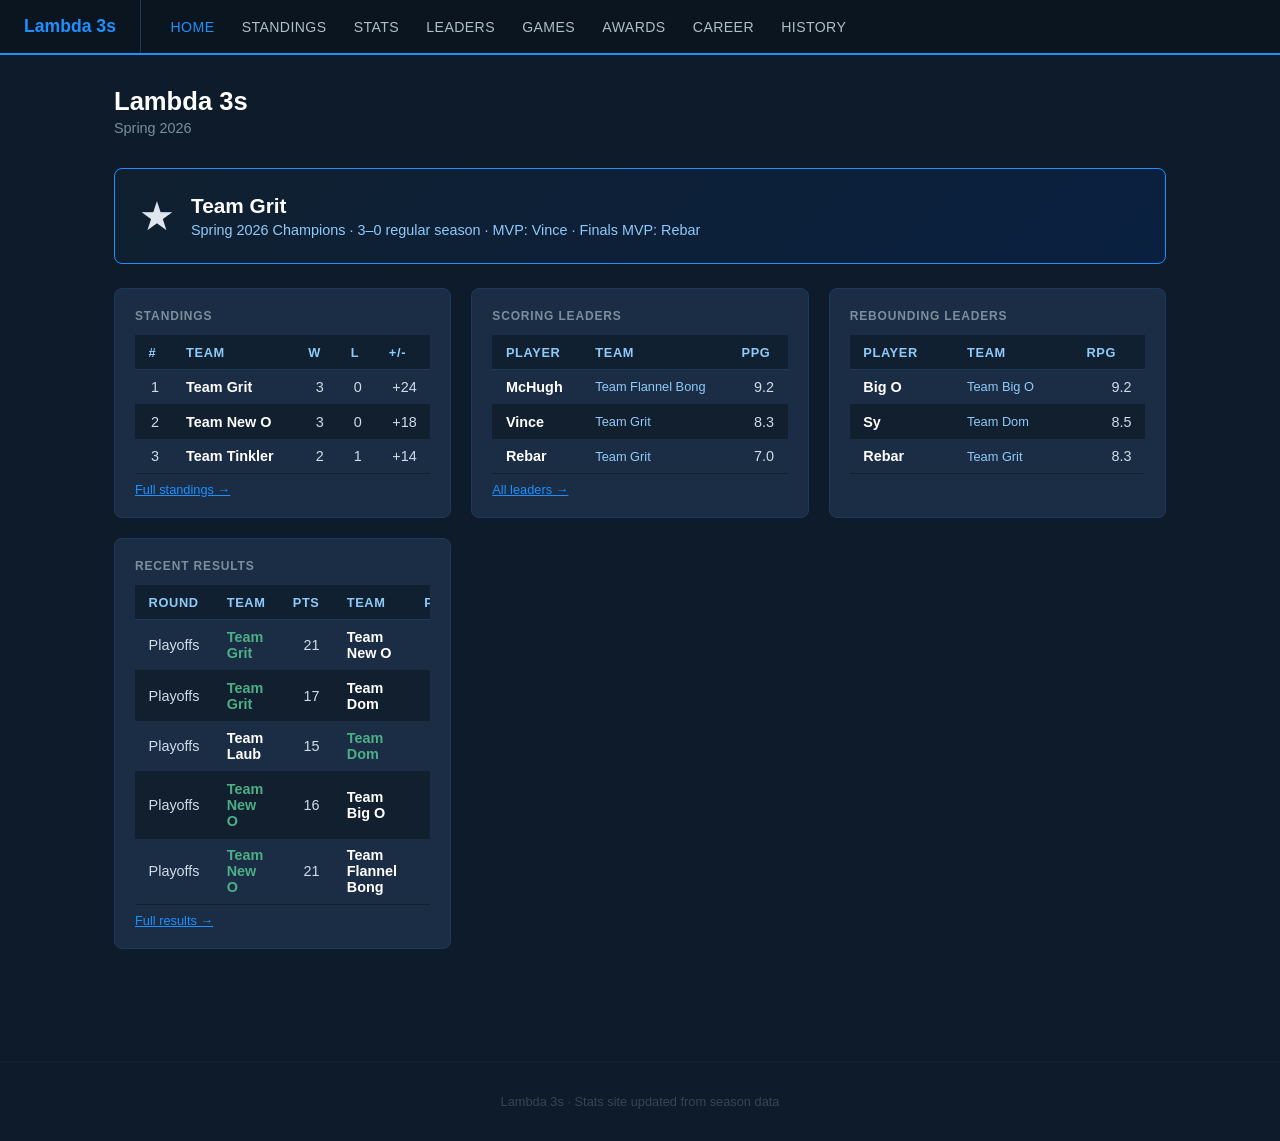
<file: docs/index.html>
<!DOCTYPE html>
<html lang="en">
<head>
  <meta charset="UTF-8">
  <meta name="viewport" content="width=device-width, initial-scale=1.0">
  <title>Spring 2026 — Lambda 3s</title>
  <link rel="stylesheet" href="assets/style.css">
</head>
<body>
<nav>
  <span class="league-name">Lambda 3s</span>
  <a href="index.html" class="active">Home</a>
  <a href="standings.html" class="">Standings</a>
  <a href="stats.html" class="">Stats</a>
  <a href="leaders.html" class="">Leaders</a>
  <a href="games.html" class="">Games</a>
  <a href="awards.html" class="">Awards</a>
  <a href="career.html" class="">Career</a>
  <a href="history.html" class="">History</a>
</nav>
<div class="page">

<h1>Lambda 3s</h1>
<p class="subtitle">Spring 2026</p>

<div class="champ-banner">
  <span class="trophy">&#9733;</span>
  <div class="champ-info">
    <h2>Team Grit</h2>
    <p>Spring 2026 Champions &middot; 3–0 regular season &middot; MVP: Vince &middot; Finals MVP: Rebar</p>
  </div>
</div>

<div class="hero-grid">
  <div class="hero-panel">
    <h3>Standings</h3>
    <div class="table-wrap"><table><thead><tr><th>#</th><th>Team</th><th>W</th><th>L</th><th>+/-</th></tr></thead><tbody><tr><td class="num">1</td><td class="highlight">Team Grit</td><td class="num">3</td><td class="num">0</td><td class="num">+24</td></tr><tr><td class="num">2</td><td class="highlight">Team New O</td><td class="num">3</td><td class="num">0</td><td class="num">+18</td></tr><tr><td class="num">3</td><td class="highlight">Team Tinkler</td><td class="num">2</td><td class="num">1</td><td class="num">+14</td></tr></tbody></table></div>
    <p style="margin-top:.5rem;font-size:.8rem"><a href="standings.html" style="color:#1e90ff">Full standings &rarr;</a></p>
  </div>
  <div class="hero-panel">
    <h3>Scoring Leaders</h3>
    <div class="table-wrap"><table><thead><tr><th>Player</th><th>Team</th><th>PPG</th></tr></thead><tbody><tr><td class="highlight">McHugh</td><td class="team-tag">Team Flannel Bong</td><td class="num">9.2</td></tr><tr><td class="highlight">Vince</td><td class="team-tag">Team Grit</td><td class="num">8.3</td></tr><tr><td class="highlight">Rebar</td><td class="team-tag">Team Grit</td><td class="num">7.0</td></tr></tbody></table></div>
    <p style="margin-top:.5rem;font-size:.8rem"><a href="leaders.html" style="color:#1e90ff">All leaders &rarr;</a></p>
  </div>
  <div class="hero-panel">
    <h3>Rebounding Leaders</h3>
    <div class="table-wrap"><table><thead><tr><th>Player</th><th>Team</th><th>RPG</th></tr></thead><tbody><tr><td class="highlight">Big O</td><td class="team-tag">Team Big O</td><td class="num">9.2</td></tr><tr><td class="highlight">Sy</td><td class="team-tag">Team Dom</td><td class="num">8.5</td></tr><tr><td class="highlight">Rebar</td><td class="team-tag">Team Grit</td><td class="num">8.3</td></tr></tbody></table></div>
  </div>
  <div class="hero-panel">
    <h3>Recent Results</h3>
    <div class="table-wrap"><table><thead><tr><th>Round</th><th>Team</th><th>Pts</th><th>Team</th><th>Pts</th></tr></thead><tbody><tr><td>Playoffs</td><td class="winner">Team Grit</td><td class="num">21</td><td class="highlight">Team New O</td><td class="num">14</td></tr><tr><td>Playoffs</td><td class="winner">Team Grit</td><td class="num">17</td><td class="highlight">Team Dom</td><td class="num">15</td></tr><tr><td>Playoffs</td><td class="highlight">Team Laub</td><td class="num">15</td><td class="winner">Team Dom</td><td class="num">21</td></tr><tr><td>Playoffs</td><td class="winner">Team New O</td><td class="num">16</td><td class="highlight">Team Big O</td><td class="num">12</td></tr><tr><td>Playoffs</td><td class="winner">Team New O</td><td class="num">21</td><td class="highlight">Team Flannel Bong</td><td class="num">17</td></tr></tbody></table></div>
    <p style="margin-top:.5rem;font-size:.8rem"><a href="games.html" style="color:#1e90ff">Full results &rarr;</a></p>
  </div>
</div>
</div>
<footer>Lambda 3s &middot; Stats site updated from season data</footer>
<script src="assets/sort.js?v=3"></script>
</body>
</html>
</file>
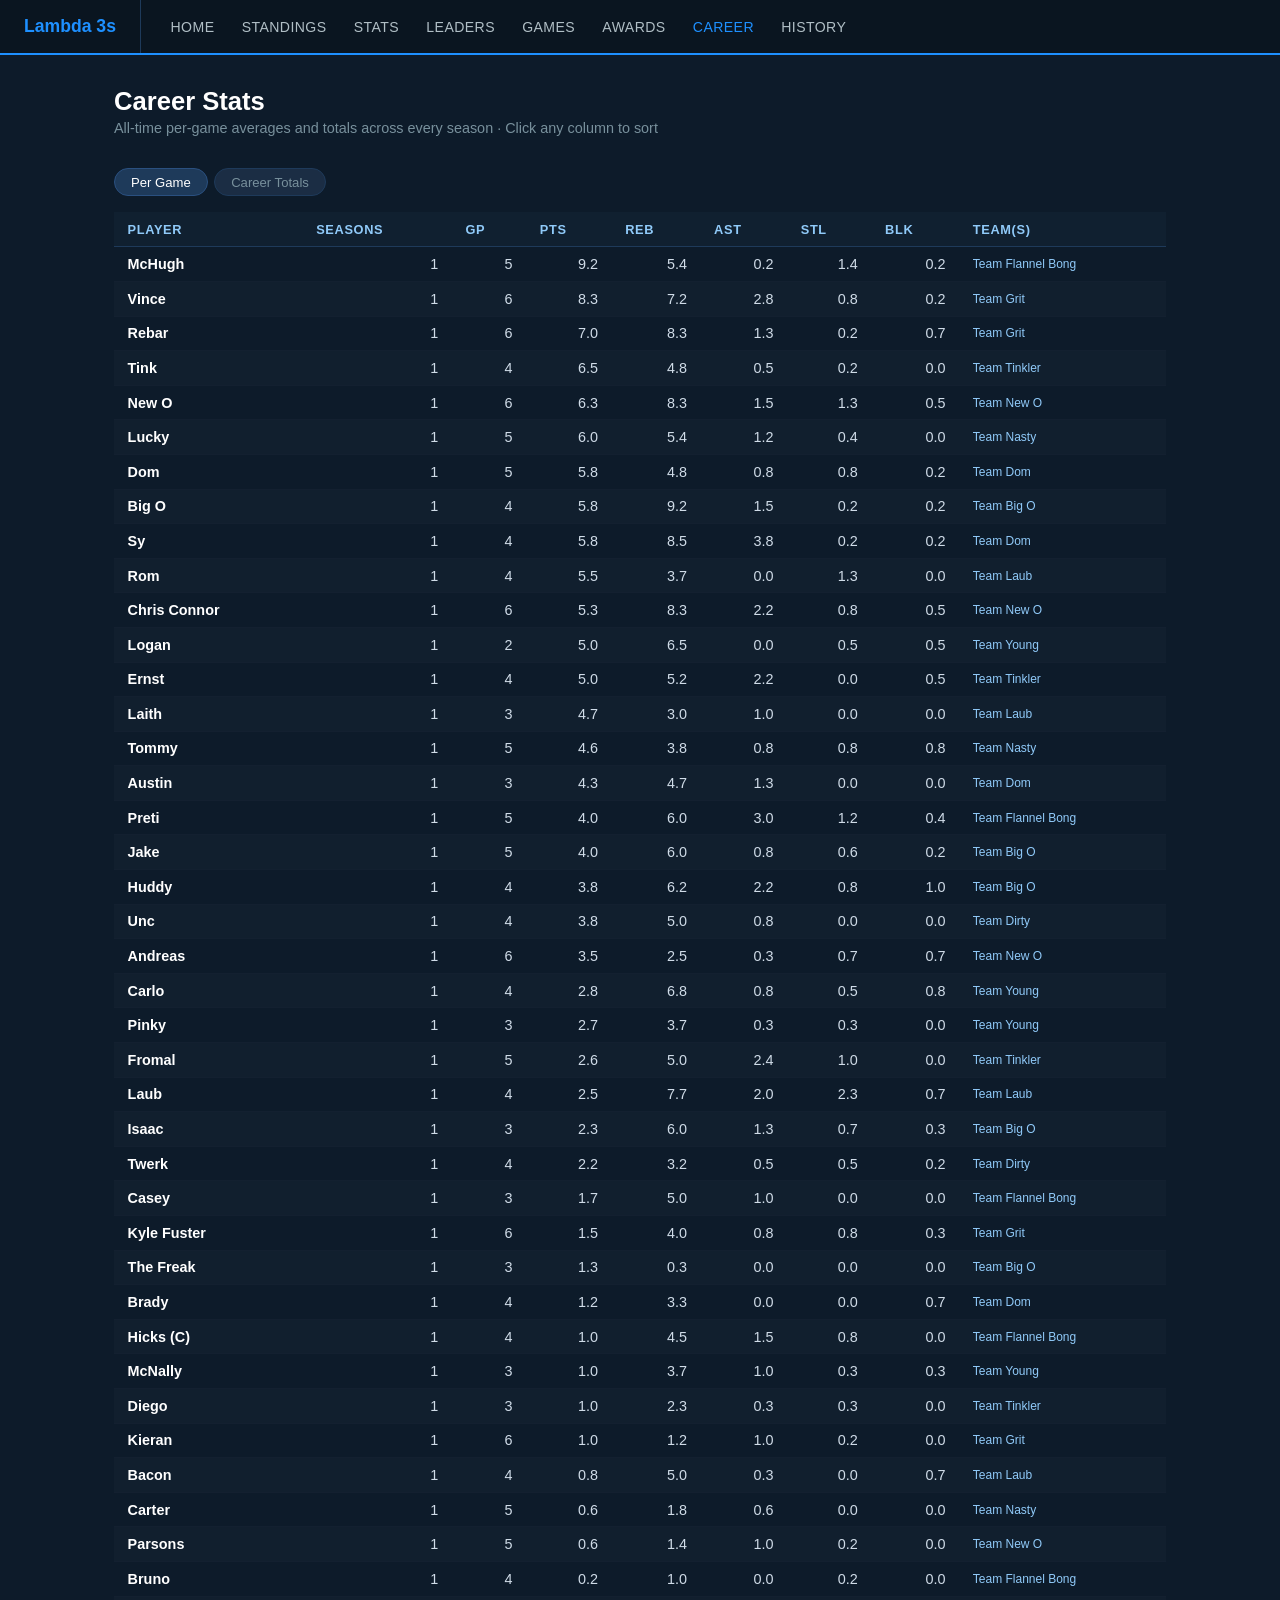
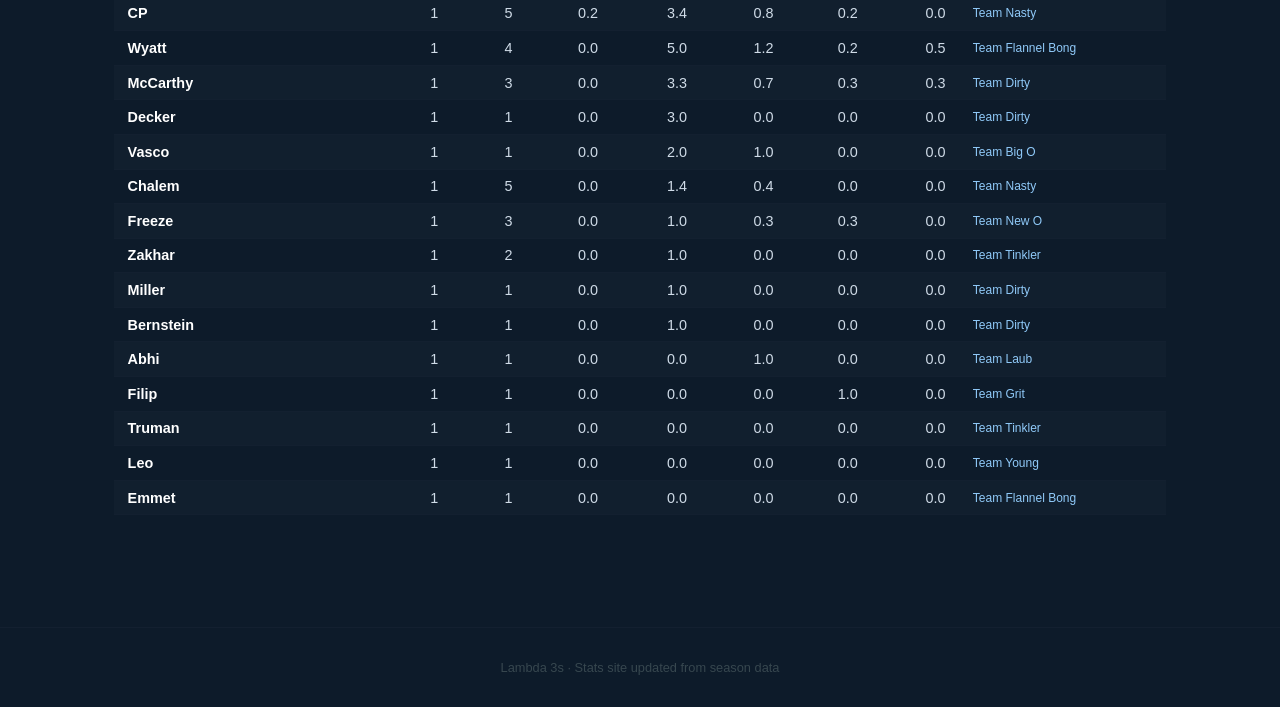
<file: docs/career.html>
<!DOCTYPE html>
<html lang="en">
<head>
  <meta charset="UTF-8">
  <meta name="viewport" content="width=device-width, initial-scale=1.0">
  <title>Career Stats — Lambda 3s</title>
  <link rel="stylesheet" href="assets/style.css">
</head>
<body>
<nav>
  <span class="league-name">Lambda 3s</span>
  <a href="index.html" class="">Home</a>
  <a href="standings.html" class="">Standings</a>
  <a href="stats.html" class="">Stats</a>
  <a href="leaders.html" class="">Leaders</a>
  <a href="games.html" class="">Games</a>
  <a href="awards.html" class="">Awards</a>
  <a href="career.html" class="active">Career</a>
  <a href="history.html" class="">History</a>
</nav>
<div class="page">

<h1>Career Stats</h1>
<p class="subtitle">All-time per-game averages and totals across every season &middot; Click any column to sort</p>
<div class="view-toggle">
  <button class="vtog active" data-view-show="cavg-view">Per Game</button>
  <button class="vtog" data-view-show="ctot-view">Career Totals</button>
</div>
<div id="cavg-view"><div class="table-wrap"><table class="sortable"><thead><tr><th>Player</th><th>Seasons</th><th>GP</th><th>PTS</th><th>REB</th><th>AST</th><th>STL</th><th>BLK</th><th>Team(s)</th></tr></thead><tbody><tr><td class="highlight">McHugh</td><td class="num">1</td><td class="num">5</td><td class="num">9.2</td><td class="num">5.4</td><td class="num">0.2</td><td class="num">1.4</td><td class="num">0.2</td><td class="team-tag" style="font-size:.75rem">Team Flannel Bong</td></tr><tr><td class="highlight">Vince</td><td class="num">1</td><td class="num">6</td><td class="num">8.3</td><td class="num">7.2</td><td class="num">2.8</td><td class="num">0.8</td><td class="num">0.2</td><td class="team-tag" style="font-size:.75rem">Team Grit</td></tr><tr><td class="highlight">Rebar</td><td class="num">1</td><td class="num">6</td><td class="num">7.0</td><td class="num">8.3</td><td class="num">1.3</td><td class="num">0.2</td><td class="num">0.7</td><td class="team-tag" style="font-size:.75rem">Team Grit</td></tr><tr><td class="highlight">Tink</td><td class="num">1</td><td class="num">4</td><td class="num">6.5</td><td class="num">4.8</td><td class="num">0.5</td><td class="num">0.2</td><td class="num">0.0</td><td class="team-tag" style="font-size:.75rem">Team Tinkler</td></tr><tr><td class="highlight">New O</td><td class="num">1</td><td class="num">6</td><td class="num">6.3</td><td class="num">8.3</td><td class="num">1.5</td><td class="num">1.3</td><td class="num">0.5</td><td class="team-tag" style="font-size:.75rem">Team New O</td></tr><tr><td class="highlight">Lucky</td><td class="num">1</td><td class="num">5</td><td class="num">6.0</td><td class="num">5.4</td><td class="num">1.2</td><td class="num">0.4</td><td class="num">0.0</td><td class="team-tag" style="font-size:.75rem">Team Nasty</td></tr><tr><td class="highlight">Dom</td><td class="num">1</td><td class="num">5</td><td class="num">5.8</td><td class="num">4.8</td><td class="num">0.8</td><td class="num">0.8</td><td class="num">0.2</td><td class="team-tag" style="font-size:.75rem">Team Dom</td></tr><tr><td class="highlight">Big O</td><td class="num">1</td><td class="num">4</td><td class="num">5.8</td><td class="num">9.2</td><td class="num">1.5</td><td class="num">0.2</td><td class="num">0.2</td><td class="team-tag" style="font-size:.75rem">Team Big O</td></tr><tr><td class="highlight">Sy</td><td class="num">1</td><td class="num">4</td><td class="num">5.8</td><td class="num">8.5</td><td class="num">3.8</td><td class="num">0.2</td><td class="num">0.2</td><td class="team-tag" style="font-size:.75rem">Team Dom</td></tr><tr><td class="highlight">Rom</td><td class="num">1</td><td class="num">4</td><td class="num">5.5</td><td class="num">3.7</td><td class="num">0.0</td><td class="num">1.3</td><td class="num">0.0</td><td class="team-tag" style="font-size:.75rem">Team Laub</td></tr><tr><td class="highlight">Chris Connor</td><td class="num">1</td><td class="num">6</td><td class="num">5.3</td><td class="num">8.3</td><td class="num">2.2</td><td class="num">0.8</td><td class="num">0.5</td><td class="team-tag" style="font-size:.75rem">Team New O</td></tr><tr><td class="highlight">Logan</td><td class="num">1</td><td class="num">2</td><td class="num">5.0</td><td class="num">6.5</td><td class="num">0.0</td><td class="num">0.5</td><td class="num">0.5</td><td class="team-tag" style="font-size:.75rem">Team Young</td></tr><tr><td class="highlight">Ernst</td><td class="num">1</td><td class="num">4</td><td class="num">5.0</td><td class="num">5.2</td><td class="num">2.2</td><td class="num">0.0</td><td class="num">0.5</td><td class="team-tag" style="font-size:.75rem">Team Tinkler</td></tr><tr><td class="highlight">Laith</td><td class="num">1</td><td class="num">3</td><td class="num">4.7</td><td class="num">3.0</td><td class="num">1.0</td><td class="num">0.0</td><td class="num">0.0</td><td class="team-tag" style="font-size:.75rem">Team Laub</td></tr><tr><td class="highlight">Tommy</td><td class="num">1</td><td class="num">5</td><td class="num">4.6</td><td class="num">3.8</td><td class="num">0.8</td><td class="num">0.8</td><td class="num">0.8</td><td class="team-tag" style="font-size:.75rem">Team Nasty</td></tr><tr><td class="highlight">Austin</td><td class="num">1</td><td class="num">3</td><td class="num">4.3</td><td class="num">4.7</td><td class="num">1.3</td><td class="num">0.0</td><td class="num">0.0</td><td class="team-tag" style="font-size:.75rem">Team Dom</td></tr><tr><td class="highlight">Preti</td><td class="num">1</td><td class="num">5</td><td class="num">4.0</td><td class="num">6.0</td><td class="num">3.0</td><td class="num">1.2</td><td class="num">0.4</td><td class="team-tag" style="font-size:.75rem">Team Flannel Bong</td></tr><tr><td class="highlight">Jake</td><td class="num">1</td><td class="num">5</td><td class="num">4.0</td><td class="num">6.0</td><td class="num">0.8</td><td class="num">0.6</td><td class="num">0.2</td><td class="team-tag" style="font-size:.75rem">Team Big O</td></tr><tr><td class="highlight">Huddy</td><td class="num">1</td><td class="num">4</td><td class="num">3.8</td><td class="num">6.2</td><td class="num">2.2</td><td class="num">0.8</td><td class="num">1.0</td><td class="team-tag" style="font-size:.75rem">Team Big O</td></tr><tr><td class="highlight">Unc</td><td class="num">1</td><td class="num">4</td><td class="num">3.8</td><td class="num">5.0</td><td class="num">0.8</td><td class="num">0.0</td><td class="num">0.0</td><td class="team-tag" style="font-size:.75rem">Team Dirty</td></tr><tr><td class="highlight">Andreas</td><td class="num">1</td><td class="num">6</td><td class="num">3.5</td><td class="num">2.5</td><td class="num">0.3</td><td class="num">0.7</td><td class="num">0.7</td><td class="team-tag" style="font-size:.75rem">Team New O</td></tr><tr><td class="highlight">Carlo</td><td class="num">1</td><td class="num">4</td><td class="num">2.8</td><td class="num">6.8</td><td class="num">0.8</td><td class="num">0.5</td><td class="num">0.8</td><td class="team-tag" style="font-size:.75rem">Team Young</td></tr><tr><td class="highlight">Pinky</td><td class="num">1</td><td class="num">3</td><td class="num">2.7</td><td class="num">3.7</td><td class="num">0.3</td><td class="num">0.3</td><td class="num">0.0</td><td class="team-tag" style="font-size:.75rem">Team Young</td></tr><tr><td class="highlight">Fromal</td><td class="num">1</td><td class="num">5</td><td class="num">2.6</td><td class="num">5.0</td><td class="num">2.4</td><td class="num">1.0</td><td class="num">0.0</td><td class="team-tag" style="font-size:.75rem">Team Tinkler</td></tr><tr><td class="highlight">Laub</td><td class="num">1</td><td class="num">4</td><td class="num">2.5</td><td class="num">7.7</td><td class="num">2.0</td><td class="num">2.3</td><td class="num">0.7</td><td class="team-tag" style="font-size:.75rem">Team Laub</td></tr><tr><td class="highlight">Isaac</td><td class="num">1</td><td class="num">3</td><td class="num">2.3</td><td class="num">6.0</td><td class="num">1.3</td><td class="num">0.7</td><td class="num">0.3</td><td class="team-tag" style="font-size:.75rem">Team Big O</td></tr><tr><td class="highlight">Twerk</td><td class="num">1</td><td class="num">4</td><td class="num">2.2</td><td class="num">3.2</td><td class="num">0.5</td><td class="num">0.5</td><td class="num">0.2</td><td class="team-tag" style="font-size:.75rem">Team Dirty</td></tr><tr><td class="highlight">Casey</td><td class="num">1</td><td class="num">3</td><td class="num">1.7</td><td class="num">5.0</td><td class="num">1.0</td><td class="num">0.0</td><td class="num">0.0</td><td class="team-tag" style="font-size:.75rem">Team Flannel Bong</td></tr><tr><td class="highlight">Kyle Fuster</td><td class="num">1</td><td class="num">6</td><td class="num">1.5</td><td class="num">4.0</td><td class="num">0.8</td><td class="num">0.8</td><td class="num">0.3</td><td class="team-tag" style="font-size:.75rem">Team Grit</td></tr><tr><td class="highlight">The Freak</td><td class="num">1</td><td class="num">3</td><td class="num">1.3</td><td class="num">0.3</td><td class="num">0.0</td><td class="num">0.0</td><td class="num">0.0</td><td class="team-tag" style="font-size:.75rem">Team Big O</td></tr><tr><td class="highlight">Brady</td><td class="num">1</td><td class="num">4</td><td class="num">1.2</td><td class="num">3.3</td><td class="num">0.0</td><td class="num">0.0</td><td class="num">0.7</td><td class="team-tag" style="font-size:.75rem">Team Dom</td></tr><tr><td class="highlight">Hicks (C)</td><td class="num">1</td><td class="num">4</td><td class="num">1.0</td><td class="num">4.5</td><td class="num">1.5</td><td class="num">0.8</td><td class="num">0.0</td><td class="team-tag" style="font-size:.75rem">Team Flannel Bong</td></tr><tr><td class="highlight">McNally</td><td class="num">1</td><td class="num">3</td><td class="num">1.0</td><td class="num">3.7</td><td class="num">1.0</td><td class="num">0.3</td><td class="num">0.3</td><td class="team-tag" style="font-size:.75rem">Team Young</td></tr><tr><td class="highlight">Diego</td><td class="num">1</td><td class="num">3</td><td class="num">1.0</td><td class="num">2.3</td><td class="num">0.3</td><td class="num">0.3</td><td class="num">0.0</td><td class="team-tag" style="font-size:.75rem">Team Tinkler</td></tr><tr><td class="highlight">Kieran</td><td class="num">1</td><td class="num">6</td><td class="num">1.0</td><td class="num">1.2</td><td class="num">1.0</td><td class="num">0.2</td><td class="num">0.0</td><td class="team-tag" style="font-size:.75rem">Team Grit</td></tr><tr><td class="highlight">Bacon</td><td class="num">1</td><td class="num">4</td><td class="num">0.8</td><td class="num">5.0</td><td class="num">0.3</td><td class="num">0.0</td><td class="num">0.7</td><td class="team-tag" style="font-size:.75rem">Team Laub</td></tr><tr><td class="highlight">Carter</td><td class="num">1</td><td class="num">5</td><td class="num">0.6</td><td class="num">1.8</td><td class="num">0.6</td><td class="num">0.0</td><td class="num">0.0</td><td class="team-tag" style="font-size:.75rem">Team Nasty</td></tr><tr><td class="highlight">Parsons</td><td class="num">1</td><td class="num">5</td><td class="num">0.6</td><td class="num">1.4</td><td class="num">1.0</td><td class="num">0.2</td><td class="num">0.0</td><td class="team-tag" style="font-size:.75rem">Team New O</td></tr><tr><td class="highlight">Bruno</td><td class="num">1</td><td class="num">4</td><td class="num">0.2</td><td class="num">1.0</td><td class="num">0.0</td><td class="num">0.2</td><td class="num">0.0</td><td class="team-tag" style="font-size:.75rem">Team Flannel Bong</td></tr><tr><td class="highlight">CP</td><td class="num">1</td><td class="num">5</td><td class="num">0.2</td><td class="num">3.4</td><td class="num">0.8</td><td class="num">0.2</td><td class="num">0.0</td><td class="team-tag" style="font-size:.75rem">Team Nasty</td></tr><tr><td class="highlight">Wyatt</td><td class="num">1</td><td class="num">4</td><td class="num">0.0</td><td class="num">5.0</td><td class="num">1.2</td><td class="num">0.2</td><td class="num">0.5</td><td class="team-tag" style="font-size:.75rem">Team Flannel Bong</td></tr><tr><td class="highlight">McCarthy</td><td class="num">1</td><td class="num">3</td><td class="num">0.0</td><td class="num">3.3</td><td class="num">0.7</td><td class="num">0.3</td><td class="num">0.3</td><td class="team-tag" style="font-size:.75rem">Team Dirty</td></tr><tr><td class="highlight">Decker</td><td class="num">1</td><td class="num">1</td><td class="num">0.0</td><td class="num">3.0</td><td class="num">0.0</td><td class="num">0.0</td><td class="num">0.0</td><td class="team-tag" style="font-size:.75rem">Team Dirty</td></tr><tr><td class="highlight">Vasco</td><td class="num">1</td><td class="num">1</td><td class="num">0.0</td><td class="num">2.0</td><td class="num">1.0</td><td class="num">0.0</td><td class="num">0.0</td><td class="team-tag" style="font-size:.75rem">Team Big O</td></tr><tr><td class="highlight">Chalem</td><td class="num">1</td><td class="num">5</td><td class="num">0.0</td><td class="num">1.4</td><td class="num">0.4</td><td class="num">0.0</td><td class="num">0.0</td><td class="team-tag" style="font-size:.75rem">Team Nasty</td></tr><tr><td class="highlight">Freeze</td><td class="num">1</td><td class="num">3</td><td class="num">0.0</td><td class="num">1.0</td><td class="num">0.3</td><td class="num">0.3</td><td class="num">0.0</td><td class="team-tag" style="font-size:.75rem">Team New O</td></tr><tr><td class="highlight">Zakhar</td><td class="num">1</td><td class="num">2</td><td class="num">0.0</td><td class="num">1.0</td><td class="num">0.0</td><td class="num">0.0</td><td class="num">0.0</td><td class="team-tag" style="font-size:.75rem">Team Tinkler</td></tr><tr><td class="highlight">Miller</td><td class="num">1</td><td class="num">1</td><td class="num">0.0</td><td class="num">1.0</td><td class="num">0.0</td><td class="num">0.0</td><td class="num">0.0</td><td class="team-tag" style="font-size:.75rem">Team Dirty</td></tr><tr><td class="highlight">Bernstein</td><td class="num">1</td><td class="num">1</td><td class="num">0.0</td><td class="num">1.0</td><td class="num">0.0</td><td class="num">0.0</td><td class="num">0.0</td><td class="team-tag" style="font-size:.75rem">Team Dirty</td></tr><tr><td class="highlight">Abhi</td><td class="num">1</td><td class="num">1</td><td class="num">0.0</td><td class="num">0.0</td><td class="num">1.0</td><td class="num">0.0</td><td class="num">0.0</td><td class="team-tag" style="font-size:.75rem">Team Laub</td></tr><tr><td class="highlight">Filip</td><td class="num">1</td><td class="num">1</td><td class="num">0.0</td><td class="num">0.0</td><td class="num">0.0</td><td class="num">1.0</td><td class="num">0.0</td><td class="team-tag" style="font-size:.75rem">Team Grit</td></tr><tr><td class="highlight">Truman</td><td class="num">1</td><td class="num">1</td><td class="num">0.0</td><td class="num">0.0</td><td class="num">0.0</td><td class="num">0.0</td><td class="num">0.0</td><td class="team-tag" style="font-size:.75rem">Team Tinkler</td></tr><tr><td class="highlight">Leo</td><td class="num">1</td><td class="num">1</td><td class="num">0.0</td><td class="num">0.0</td><td class="num">0.0</td><td class="num">0.0</td><td class="num">0.0</td><td class="team-tag" style="font-size:.75rem">Team Young</td></tr><tr><td class="highlight">Emmet</td><td class="num">1</td><td class="num">1</td><td class="num">0.0</td><td class="num">0.0</td><td class="num">0.0</td><td class="num">0.0</td><td class="num">0.0</td><td class="team-tag" style="font-size:.75rem">Team Flannel Bong</td></tr></tbody></table></div></div>
<div id="ctot-view" style="display:none"><div class="table-wrap"><table class="sortable"><thead><tr><th>Player</th><th>Seasons</th><th>GP</th><th>PTS</th><th>REB</th><th>AST</th><th>STL</th><th>BLK</th><th>Team(s)</th></tr></thead><tbody><tr><td class="highlight">Vince</td><td class="num">1</td><td class="num">6</td><td class="num">50</td><td class="num">43</td><td class="num">17</td><td class="num">5</td><td class="num">1</td><td class="team-tag" style="font-size:.75rem">Team Grit</td></tr><tr><td class="highlight">McHugh</td><td class="num">1</td><td class="num">5</td><td class="num">46</td><td class="num">27</td><td class="num">1</td><td class="num">7</td><td class="num">1</td><td class="team-tag" style="font-size:.75rem">Team Flannel Bong</td></tr><tr><td class="highlight">Rebar</td><td class="num">1</td><td class="num">6</td><td class="num">42</td><td class="num">50</td><td class="num">8</td><td class="num">1</td><td class="num">4</td><td class="team-tag" style="font-size:.75rem">Team Grit</td></tr><tr><td class="highlight">New O</td><td class="num">1</td><td class="num">6</td><td class="num">38</td><td class="num">50</td><td class="num">9</td><td class="num">8</td><td class="num">3</td><td class="team-tag" style="font-size:.75rem">Team New O</td></tr><tr><td class="highlight">Chris Connor</td><td class="num">1</td><td class="num">6</td><td class="num">32</td><td class="num">50</td><td class="num">13</td><td class="num">5</td><td class="num">3</td><td class="team-tag" style="font-size:.75rem">Team New O</td></tr><tr><td class="highlight">Lucky</td><td class="num">1</td><td class="num">5</td><td class="num">30</td><td class="num">27</td><td class="num">6</td><td class="num">2</td><td class="num">0</td><td class="team-tag" style="font-size:.75rem">Team Nasty</td></tr><tr><td class="highlight">Dom</td><td class="num">1</td><td class="num">5</td><td class="num">29</td><td class="num">24</td><td class="num">4</td><td class="num">4</td><td class="num">1</td><td class="team-tag" style="font-size:.75rem">Team Dom</td></tr><tr><td class="highlight">Tink</td><td class="num">1</td><td class="num">4</td><td class="num">26</td><td class="num">19</td><td class="num">2</td><td class="num">1</td><td class="num">0</td><td class="team-tag" style="font-size:.75rem">Team Tinkler</td></tr><tr><td class="highlight">Big O</td><td class="num">1</td><td class="num">4</td><td class="num">23</td><td class="num">37</td><td class="num">6</td><td class="num">1</td><td class="num">1</td><td class="team-tag" style="font-size:.75rem">Team Big O</td></tr><tr><td class="highlight">Sy</td><td class="num">1</td><td class="num">4</td><td class="num">23</td><td class="num">34</td><td class="num">15</td><td class="num">1</td><td class="num">1</td><td class="team-tag" style="font-size:.75rem">Team Dom</td></tr><tr><td class="highlight">Tommy</td><td class="num">1</td><td class="num">5</td><td class="num">23</td><td class="num">19</td><td class="num">4</td><td class="num">4</td><td class="num">4</td><td class="team-tag" style="font-size:.75rem">Team Nasty</td></tr><tr><td class="highlight">Rom</td><td class="num">1</td><td class="num">4</td><td class="num">22</td><td class="num">15</td><td class="num">0</td><td class="num">5</td><td class="num">0</td><td class="team-tag" style="font-size:.75rem">Team Laub</td></tr><tr><td class="highlight">Andreas</td><td class="num">1</td><td class="num">6</td><td class="num">21</td><td class="num">15</td><td class="num">2</td><td class="num">4</td><td class="num">4</td><td class="team-tag" style="font-size:.75rem">Team New O</td></tr><tr><td class="highlight">Ernst</td><td class="num">1</td><td class="num">4</td><td class="num">20</td><td class="num">21</td><td class="num">9</td><td class="num">0</td><td class="num">2</td><td class="team-tag" style="font-size:.75rem">Team Tinkler</td></tr><tr><td class="highlight">Preti</td><td class="num">1</td><td class="num">5</td><td class="num">20</td><td class="num">30</td><td class="num">15</td><td class="num">6</td><td class="num">2</td><td class="team-tag" style="font-size:.75rem">Team Flannel Bong</td></tr><tr><td class="highlight">Jake</td><td class="num">1</td><td class="num">5</td><td class="num">20</td><td class="num">30</td><td class="num">4</td><td class="num">3</td><td class="num">1</td><td class="team-tag" style="font-size:.75rem">Team Big O</td></tr><tr><td class="highlight">Huddy</td><td class="num">1</td><td class="num">4</td><td class="num">15</td><td class="num">25</td><td class="num">9</td><td class="num">3</td><td class="num">4</td><td class="team-tag" style="font-size:.75rem">Team Big O</td></tr><tr><td class="highlight">Unc</td><td class="num">1</td><td class="num">4</td><td class="num">15</td><td class="num">20</td><td class="num">3</td><td class="num">0</td><td class="num">0</td><td class="team-tag" style="font-size:.75rem">Team Dirty</td></tr><tr><td class="highlight">Laith</td><td class="num">1</td><td class="num">3</td><td class="num">14</td><td class="num">9</td><td class="num">3</td><td class="num">0</td><td class="num">0</td><td class="team-tag" style="font-size:.75rem">Team Laub</td></tr><tr><td class="highlight">Austin</td><td class="num">1</td><td class="num">3</td><td class="num">13</td><td class="num">14</td><td class="num">4</td><td class="num">0</td><td class="num">0</td><td class="team-tag" style="font-size:.75rem">Team Dom</td></tr><tr><td class="highlight">Fromal</td><td class="num">1</td><td class="num">5</td><td class="num">13</td><td class="num">25</td><td class="num">12</td><td class="num">5</td><td class="num">0</td><td class="team-tag" style="font-size:.75rem">Team Tinkler</td></tr><tr><td class="highlight">Carlo</td><td class="num">1</td><td class="num">4</td><td class="num">11</td><td class="num">27</td><td class="num">3</td><td class="num">2</td><td class="num">3</td><td class="team-tag" style="font-size:.75rem">Team Young</td></tr><tr><td class="highlight">Logan</td><td class="num">1</td><td class="num">2</td><td class="num">10</td><td class="num">13</td><td class="num">0</td><td class="num">1</td><td class="num">1</td><td class="team-tag" style="font-size:.75rem">Team Young</td></tr><tr><td class="highlight">Laub</td><td class="num">1</td><td class="num">4</td><td class="num">10</td><td class="num">31</td><td class="num">8</td><td class="num">9</td><td class="num">3</td><td class="team-tag" style="font-size:.75rem">Team Laub</td></tr><tr><td class="highlight">Twerk</td><td class="num">1</td><td class="num">4</td><td class="num">9</td><td class="num">13</td><td class="num">2</td><td class="num">2</td><td class="num">1</td><td class="team-tag" style="font-size:.75rem">Team Dirty</td></tr><tr><td class="highlight">Kyle Fuster</td><td class="num">1</td><td class="num">6</td><td class="num">9</td><td class="num">24</td><td class="num">5</td><td class="num">5</td><td class="num">2</td><td class="team-tag" style="font-size:.75rem">Team Grit</td></tr><tr><td class="highlight">Pinky</td><td class="num">1</td><td class="num">3</td><td class="num">8</td><td class="num">11</td><td class="num">1</td><td class="num">1</td><td class="num">0</td><td class="team-tag" style="font-size:.75rem">Team Young</td></tr><tr><td class="highlight">Isaac</td><td class="num">1</td><td class="num">3</td><td class="num">7</td><td class="num">18</td><td class="num">4</td><td class="num">2</td><td class="num">1</td><td class="team-tag" style="font-size:.75rem">Team Big O</td></tr><tr><td class="highlight">Kieran</td><td class="num">1</td><td class="num">6</td><td class="num">6</td><td class="num">7</td><td class="num">6</td><td class="num">1</td><td class="num">0</td><td class="team-tag" style="font-size:.75rem">Team Grit</td></tr><tr><td class="highlight">Casey</td><td class="num">1</td><td class="num">3</td><td class="num">5</td><td class="num">15</td><td class="num">3</td><td class="num">0</td><td class="num">0</td><td class="team-tag" style="font-size:.75rem">Team Flannel Bong</td></tr><tr><td class="highlight">Brady</td><td class="num">1</td><td class="num">4</td><td class="num">5</td><td class="num">13</td><td class="num">0</td><td class="num">0</td><td class="num">3</td><td class="team-tag" style="font-size:.75rem">Team Dom</td></tr><tr><td class="highlight">The Freak</td><td class="num">1</td><td class="num">3</td><td class="num">4</td><td class="num">1</td><td class="num">0</td><td class="num">0</td><td class="num">0</td><td class="team-tag" style="font-size:.75rem">Team Big O</td></tr><tr><td class="highlight">Hicks (C)</td><td class="num">1</td><td class="num">4</td><td class="num">4</td><td class="num">18</td><td class="num">6</td><td class="num">3</td><td class="num">0</td><td class="team-tag" style="font-size:.75rem">Team Flannel Bong</td></tr><tr><td class="highlight">McNally</td><td class="num">1</td><td class="num">3</td><td class="num">3</td><td class="num">11</td><td class="num">3</td><td class="num">1</td><td class="num">1</td><td class="team-tag" style="font-size:.75rem">Team Young</td></tr><tr><td class="highlight">Diego</td><td class="num">1</td><td class="num">3</td><td class="num">3</td><td class="num">7</td><td class="num">1</td><td class="num">1</td><td class="num">0</td><td class="team-tag" style="font-size:.75rem">Team Tinkler</td></tr><tr><td class="highlight">Bacon</td><td class="num">1</td><td class="num">4</td><td class="num">3</td><td class="num">20</td><td class="num">1</td><td class="num">0</td><td class="num">3</td><td class="team-tag" style="font-size:.75rem">Team Laub</td></tr><tr><td class="highlight">Carter</td><td class="num">1</td><td class="num">5</td><td class="num">3</td><td class="num">9</td><td class="num">3</td><td class="num">0</td><td class="num">0</td><td class="team-tag" style="font-size:.75rem">Team Nasty</td></tr><tr><td class="highlight">Parsons</td><td class="num">1</td><td class="num">5</td><td class="num">3</td><td class="num">7</td><td class="num">5</td><td class="num">1</td><td class="num">0</td><td class="team-tag" style="font-size:.75rem">Team New O</td></tr><tr><td class="highlight">Bruno</td><td class="num">1</td><td class="num">4</td><td class="num">1</td><td class="num">4</td><td class="num">0</td><td class="num">1</td><td class="num">0</td><td class="team-tag" style="font-size:.75rem">Team Flannel Bong</td></tr><tr><td class="highlight">CP</td><td class="num">1</td><td class="num">5</td><td class="num">1</td><td class="num">17</td><td class="num">4</td><td class="num">1</td><td class="num">0</td><td class="team-tag" style="font-size:.75rem">Team Nasty</td></tr><tr><td class="highlight">Wyatt</td><td class="num">1</td><td class="num">4</td><td class="num">0</td><td class="num">20</td><td class="num">5</td><td class="num">1</td><td class="num">2</td><td class="team-tag" style="font-size:.75rem">Team Flannel Bong</td></tr><tr><td class="highlight">McCarthy</td><td class="num">1</td><td class="num">3</td><td class="num">0</td><td class="num">10</td><td class="num">2</td><td class="num">1</td><td class="num">1</td><td class="team-tag" style="font-size:.75rem">Team Dirty</td></tr><tr><td class="highlight">Decker</td><td class="num">1</td><td class="num">1</td><td class="num">0</td><td class="num">3</td><td class="num">0</td><td class="num">0</td><td class="num">0</td><td class="team-tag" style="font-size:.75rem">Team Dirty</td></tr><tr><td class="highlight">Vasco</td><td class="num">1</td><td class="num">1</td><td class="num">0</td><td class="num">2</td><td class="num">1</td><td class="num">0</td><td class="num">0</td><td class="team-tag" style="font-size:.75rem">Team Big O</td></tr><tr><td class="highlight">Chalem</td><td class="num">1</td><td class="num">5</td><td class="num">0</td><td class="num">7</td><td class="num">2</td><td class="num">0</td><td class="num">0</td><td class="team-tag" style="font-size:.75rem">Team Nasty</td></tr><tr><td class="highlight">Freeze</td><td class="num">1</td><td class="num">3</td><td class="num">0</td><td class="num">3</td><td class="num">1</td><td class="num">1</td><td class="num">0</td><td class="team-tag" style="font-size:.75rem">Team New O</td></tr><tr><td class="highlight">Zakhar</td><td class="num">1</td><td class="num">2</td><td class="num">0</td><td class="num">2</td><td class="num">0</td><td class="num">0</td><td class="num">0</td><td class="team-tag" style="font-size:.75rem">Team Tinkler</td></tr><tr><td class="highlight">Miller</td><td class="num">1</td><td class="num">1</td><td class="num">0</td><td class="num">1</td><td class="num">0</td><td class="num">0</td><td class="num">0</td><td class="team-tag" style="font-size:.75rem">Team Dirty</td></tr><tr><td class="highlight">Bernstein</td><td class="num">1</td><td class="num">1</td><td class="num">0</td><td class="num">1</td><td class="num">0</td><td class="num">0</td><td class="num">0</td><td class="team-tag" style="font-size:.75rem">Team Dirty</td></tr><tr><td class="highlight">Abhi</td><td class="num">1</td><td class="num">1</td><td class="num">0</td><td class="num">0</td><td class="num">1</td><td class="num">0</td><td class="num">0</td><td class="team-tag" style="font-size:.75rem">Team Laub</td></tr><tr><td class="highlight">Filip</td><td class="num">1</td><td class="num">1</td><td class="num">0</td><td class="num">0</td><td class="num">0</td><td class="num">1</td><td class="num">0</td><td class="team-tag" style="font-size:.75rem">Team Grit</td></tr><tr><td class="highlight">Truman</td><td class="num">1</td><td class="num">1</td><td class="num">0</td><td class="num">0</td><td class="num">0</td><td class="num">0</td><td class="num">0</td><td class="team-tag" style="font-size:.75rem">Team Tinkler</td></tr><tr><td class="highlight">Leo</td><td class="num">1</td><td class="num">1</td><td class="num">0</td><td class="num">0</td><td class="num">0</td><td class="num">0</td><td class="num">0</td><td class="team-tag" style="font-size:.75rem">Team Young</td></tr><tr><td class="highlight">Emmet</td><td class="num">1</td><td class="num">1</td><td class="num">0</td><td class="num">0</td><td class="num">0</td><td class="num">0</td><td class="num">0</td><td class="team-tag" style="font-size:.75rem">Team Flannel Bong</td></tr></tbody></table></div></div>
</div>
<footer>Lambda 3s &middot; Stats site updated from season data</footer>
<script src="assets/sort.js?v=3"></script>
</body>
</html>
</file>
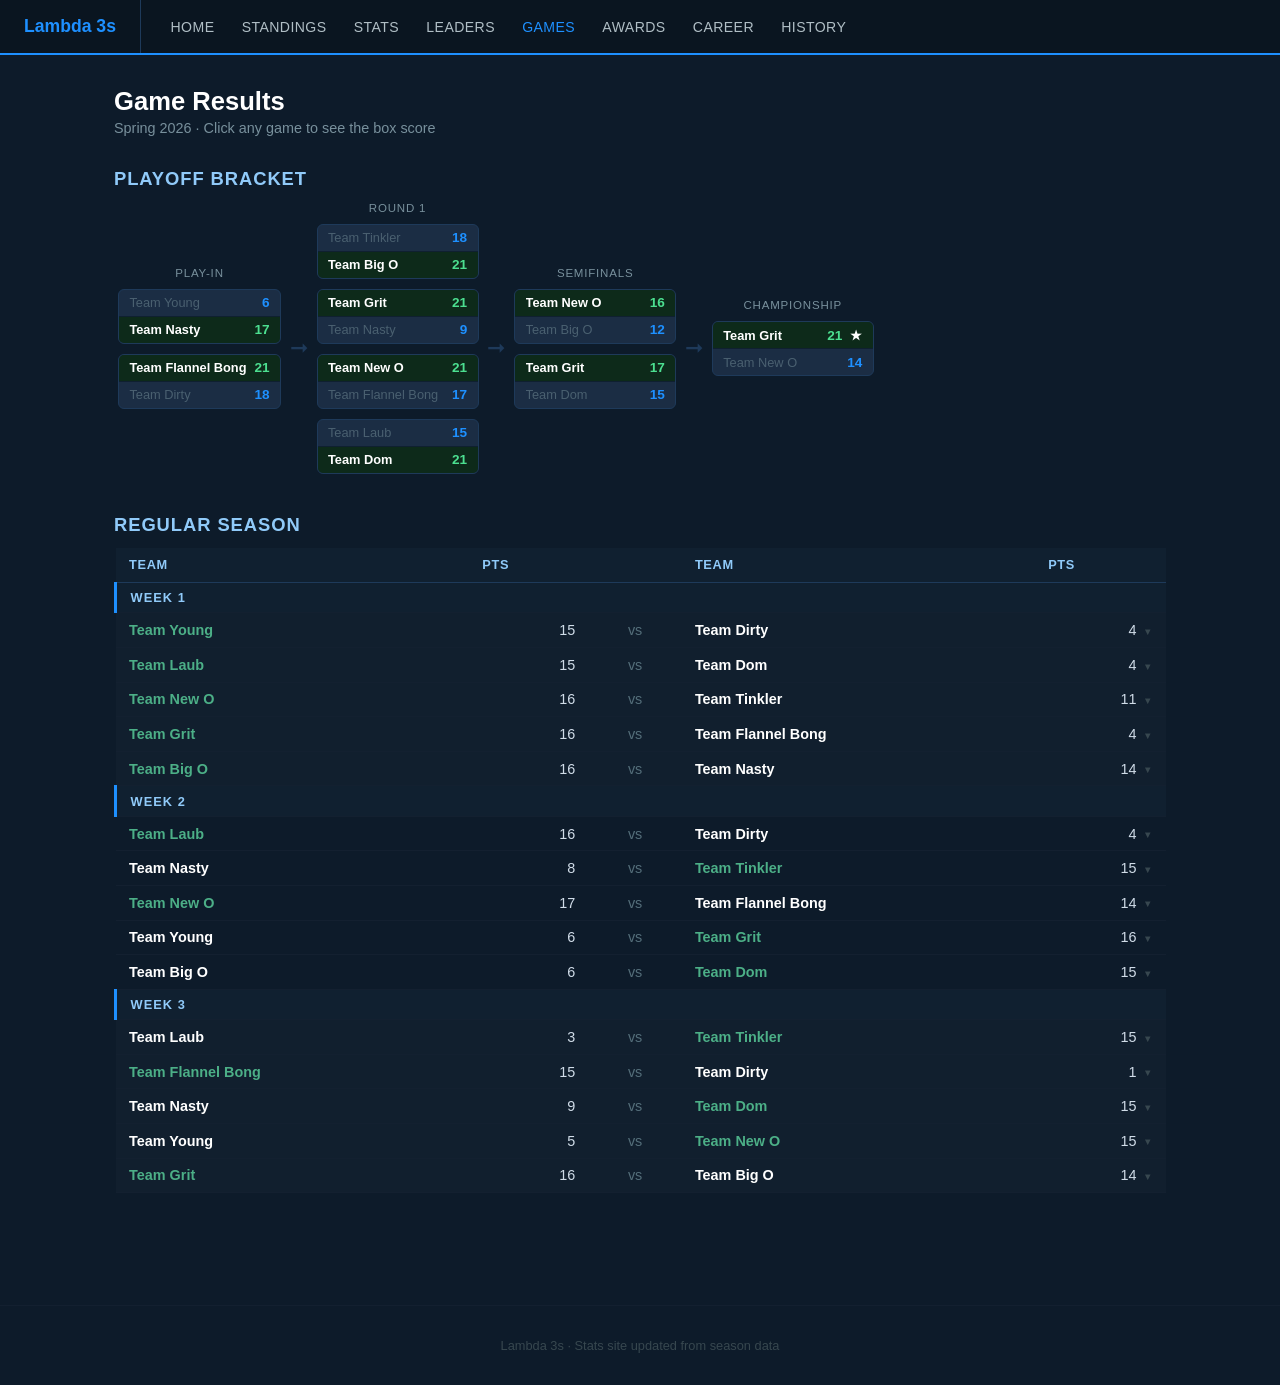
<file: docs/games.html>
<!DOCTYPE html>
<html lang="en">
<head>
  <meta charset="UTF-8">
  <meta name="viewport" content="width=device-width, initial-scale=1.0">
  <title>Games — Lambda 3s</title>
  <link rel="stylesheet" href="assets/style.css">
</head>
<body>
<nav>
  <span class="league-name">Lambda 3s</span>
  <a href="index.html" class="">Home</a>
  <a href="standings.html" class="">Standings</a>
  <a href="stats.html" class="">Stats</a>
  <a href="leaders.html" class="">Leaders</a>
  <a href="games.html" class="active">Games</a>
  <a href="awards.html" class="">Awards</a>
  <a href="career.html" class="">Career</a>
  <a href="history.html" class="">History</a>
</nav>
<div class="page">

<h1>Game Results</h1>
<p class="subtitle">Spring 2026 &middot; Click any game to see the box score</p>

<h2>Playoff Bracket</h2><div class="playoff-bracket"><div class="bracket-stage"><div class="stage-label">Play-In</div><div class="stage-games"><div class="bracket-matchup"><div class="b-team b-loser"><span class="b-name">Team Young</span><span class="b-score">6</span></div><div class="b-team b-winner"><span class="b-name">Team Nasty</span><span class="b-score">17</span></div></div><div class="bracket-matchup"><div class="b-team b-winner"><span class="b-name">Team Flannel Bong</span><span class="b-score">21</span></div><div class="b-team b-loser"><span class="b-name">Team Dirty</span><span class="b-score">18</span></div></div></div></div><div class="bracket-arrow">&#10142;</div><div class="bracket-stage"><div class="stage-label">Round 1</div><div class="stage-games"><div class="bracket-matchup"><div class="b-team b-loser"><span class="b-name">Team Tinkler</span><span class="b-score">18</span></div><div class="b-team b-winner"><span class="b-name">Team Big O</span><span class="b-score">21</span></div></div><div class="bracket-matchup"><div class="b-team b-winner"><span class="b-name">Team Grit</span><span class="b-score">21</span></div><div class="b-team b-loser"><span class="b-name">Team Nasty</span><span class="b-score">9</span></div></div><div class="bracket-matchup"><div class="b-team b-winner"><span class="b-name">Team New O</span><span class="b-score">21</span></div><div class="b-team b-loser"><span class="b-name">Team Flannel Bong</span><span class="b-score">17</span></div></div><div class="bracket-matchup"><div class="b-team b-loser"><span class="b-name">Team Laub</span><span class="b-score">15</span></div><div class="b-team b-winner"><span class="b-name">Team Dom</span><span class="b-score">21</span></div></div></div></div><div class="bracket-arrow">&#10142;</div><div class="bracket-stage"><div class="stage-label">Semifinals</div><div class="stage-games"><div class="bracket-matchup"><div class="b-team b-winner"><span class="b-name">Team New O</span><span class="b-score">16</span></div><div class="b-team b-loser"><span class="b-name">Team Big O</span><span class="b-score">12</span></div></div><div class="bracket-matchup"><div class="b-team b-winner"><span class="b-name">Team Grit</span><span class="b-score">17</span></div><div class="b-team b-loser"><span class="b-name">Team Dom</span><span class="b-score">15</span></div></div></div></div><div class="bracket-arrow">&#10142;</div><div class="bracket-stage"><div class="stage-label">Championship</div><div class="stage-games"><div class="bracket-matchup"><div class="b-team b-winner"><span class="b-name">Team Grit</span><span class="b-score">21</span>&#9733;</div><div class="b-team b-loser"><span class="b-name">Team New O</span><span class="b-score">14</span></div></div></div></div></div>

<h2>Regular Season</h2>
<div class="table-wrap">
  <table class="games-table">
    <thead><tr><th>Team</th><th>Pts</th><th></th><th>Team</th><th>Pts</th></tr></thead>
    <tbody><tr><td colspan="5" class="round-header">Week 1</td></tr><tr class="game-summary-row" data-box="box-0"><td class="winner">Team Young</td><td class="num">15</td><td class="vs-cell">vs</td><td class="highlight">Team Dirty</td><td class="num">4<span class="expand-icon">&#9660;</span></td></tr><tr class="box-score-row" id="box-0" style="display:none"><td colspan="5"><div class="boxscore-grid"><div class="box-team"><div class="box-team-hdr winner">Team Young &mdash; 15</div><table class="box-table"><thead><tr><th>Player</th><th>PTS</th><th>REB</th><th>AST</th><th>STL</th><th>BLK</th></tr></thead><tbody><tr><td>Carlo</td><td class="num">4</td><td class="num">4</td><td class="num">0</td><td class="num">1</td><td class="num">0</td></tr><tr><td>Logan</td><td class="num">8</td><td class="num">5</td><td class="num">0</td><td class="num">0</td><td class="num">1</td></tr><tr><td>Pinky</td><td class="num">3</td><td class="num">2</td><td class="num">0</td><td class="num">1</td><td class="num">0</td></tr><tr class="box-dnp"><td>McNally</td><td class="num">0</td><td class="num">0</td><td class="num">0</td><td class="num">0</td><td class="num">0</td></tr><tr class="box-dnp"><td>Gavin</td><td class="num">0</td><td class="num">0</td><td class="num">0</td><td class="num">0</td><td class="num">0</td></tr><tr class="box-dnp"><td>Leo</td><td class="num">0</td><td class="num">0</td><td class="num">0</td><td class="num">0</td><td class="num">0</td></tr></tbody></table></div><div class="box-team"><div class="box-team-hdr highlight">Team Dirty &mdash; 4</div><table class="box-table"><thead><tr><th>Player</th><th>PTS</th><th>REB</th><th>AST</th><th>STL</th><th>BLK</th></tr></thead><tbody><tr><td>Unc</td><td class="num">4</td><td class="num">4</td><td class="num">0</td><td class="num">0</td><td class="num">0</td></tr><tr><td>Miller</td><td class="num">0</td><td class="num">1</td><td class="num">0</td><td class="num">0</td><td class="num">0</td></tr><tr><td>McCarthy</td><td class="num">0</td><td class="num">2</td><td class="num">0</td><td class="num">0</td><td class="num">0</td></tr><tr><td>Bernstein</td><td class="num">0</td><td class="num">1</td><td class="num">0</td><td class="num">0</td><td class="num">0</td></tr><tr><td>Twerk</td><td class="num">0</td><td class="num">1</td><td class="num">0</td><td class="num">0</td><td class="num">0</td></tr><tr class="box-dnp"><td>Decker</td><td class="num">0</td><td class="num">0</td><td class="num">0</td><td class="num">0</td><td class="num">0</td></tr></tbody></table></div></div></td></tr><tr class="game-summary-row" data-box="box-1"><td class="winner">Team Laub</td><td class="num">15</td><td class="vs-cell">vs</td><td class="highlight">Team Dom</td><td class="num">4<span class="expand-icon">&#9660;</span></td></tr><tr class="box-score-row" id="box-1" style="display:none"><td colspan="5"><div class="boxscore-grid"><div class="box-team"><div class="box-team-hdr winner">Team Laub &mdash; 15</div><table class="box-table"><thead><tr><th>Player</th><th>PTS</th><th>REB</th><th>AST</th><th>STL</th><th>BLK</th></tr></thead><tbody><tr><td>Rom</td><td class="num">5</td><td class="num">0</td><td class="num">0</td><td class="num">0</td><td class="num">0</td></tr><tr><td>Bacon</td><td class="num">1</td><td class="num">0</td><td class="num">0</td><td class="num">0</td><td class="num">0</td></tr><tr><td>Laith</td><td class="num">5</td><td class="num">0</td><td class="num">0</td><td class="num">0</td><td class="num">0</td></tr><tr><td>Laub</td><td class="num">4</td><td class="num">0</td><td class="num">0</td><td class="num">0</td><td class="num">0</td></tr><tr class="box-dnp"><td>Abhi</td><td class="num">0</td><td class="num">0</td><td class="num">0</td><td class="num">0</td><td class="num">0</td></tr><tr class="box-dnp"><td>Tyler</td><td class="num">0</td><td class="num">0</td><td class="num">0</td><td class="num">0</td><td class="num">0</td></tr></tbody></table></div><div class="box-team"><div class="box-team-hdr highlight">Team Dom &mdash; 4</div><table class="box-table"><thead><tr><th>Player</th><th>PTS</th><th>REB</th><th>AST</th><th>STL</th><th>BLK</th></tr></thead><tbody><tr><td>Brady</td><td class="num">1</td><td class="num">0</td><td class="num">0</td><td class="num">0</td><td class="num">0</td></tr><tr><td>Dom</td><td class="num">3</td><td class="num">0</td><td class="num">0</td><td class="num">0</td><td class="num">0</td></tr><tr class="box-dnp"><td>Sy</td><td class="num">0</td><td class="num">0</td><td class="num">0</td><td class="num">0</td><td class="num">0</td></tr><tr class="box-dnp"><td>Austin</td><td class="num">0</td><td class="num">0</td><td class="num">0</td><td class="num">0</td><td class="num">0</td></tr><tr class="box-dnp"><td>Noah</td><td class="num">0</td><td class="num">0</td><td class="num">0</td><td class="num">0</td><td class="num">0</td></tr><tr class="box-dnp"><td>Kevin</td><td class="num">0</td><td class="num">0</td><td class="num">0</td><td class="num">0</td><td class="num">0</td></tr></tbody></table></div></div></td></tr><tr class="game-summary-row" data-box="box-2"><td class="winner">Team New O</td><td class="num">16</td><td class="vs-cell">vs</td><td class="highlight">Team Tinkler</td><td class="num">11<span class="expand-icon">&#9660;</span></td></tr><tr class="box-score-row" id="box-2" style="display:none"><td colspan="5"><div class="boxscore-grid"><div class="box-team"><div class="box-team-hdr winner">Team New O &mdash; 16</div><table class="box-table"><thead><tr><th>Player</th><th>PTS</th><th>REB</th><th>AST</th><th>STL</th><th>BLK</th></tr></thead><tbody><tr><td>Chris Connor</td><td class="num">3</td><td class="num">4</td><td class="num">2</td><td class="num">0</td><td class="num">0</td></tr><tr><td>Parsons</td><td class="num">0</td><td class="num">2</td><td class="num">1</td><td class="num">0</td><td class="num">0</td></tr><tr><td>Andreas</td><td class="num">2</td><td class="num">0</td><td class="num">0</td><td class="num">0</td><td class="num">0</td></tr><tr><td>New O</td><td class="num">11</td><td class="num">6</td><td class="num">0</td><td class="num">1</td><td class="num">0</td></tr><tr class="box-dnp"><td>Casey</td><td class="num">0</td><td class="num">0</td><td class="num">0</td><td class="num">0</td><td class="num">0</td></tr><tr class="box-dnp"><td>Freeze</td><td class="num">0</td><td class="num">0</td><td class="num">0</td><td class="num">0</td><td class="num">0</td></tr></tbody></table></div><div class="box-team"><div class="box-team-hdr highlight">Team Tinkler &mdash; 11</div><table class="box-table"><thead><tr><th>Player</th><th>PTS</th><th>REB</th><th>AST</th><th>STL</th><th>BLK</th></tr></thead><tbody><tr><td>Ernst</td><td class="num">7</td><td class="num">7</td><td class="num">0</td><td class="num">0</td><td class="num">0</td></tr><tr><td>Fromal</td><td class="num">3</td><td class="num">8</td><td class="num">1</td><td class="num">1</td><td class="num">0</td></tr><tr><td>Tink</td><td class="num">1</td><td class="num">3</td><td class="num">0</td><td class="num">0</td><td class="num">0</td></tr><tr class="box-dnp"><td>Diego</td><td class="num">0</td><td class="num">0</td><td class="num">0</td><td class="num">0</td><td class="num">0</td></tr><tr class="box-dnp"><td>Truman</td><td class="num">0</td><td class="num">0</td><td class="num">0</td><td class="num">0</td><td class="num">0</td></tr><tr class="box-dnp"><td>Zakhar</td><td class="num">0</td><td class="num">0</td><td class="num">0</td><td class="num">0</td><td class="num">0</td></tr></tbody></table></div></div></td></tr><tr class="game-summary-row" data-box="box-3"><td class="winner">Team Grit</td><td class="num">16</td><td class="vs-cell">vs</td><td class="highlight">Team Flannel Bong</td><td class="num">4<span class="expand-icon">&#9660;</span></td></tr><tr class="box-score-row" id="box-3" style="display:none"><td colspan="5"><div class="boxscore-grid"><div class="box-team"><div class="box-team-hdr winner">Team Grit &mdash; 16</div><table class="box-table"><thead><tr><th>Player</th><th>PTS</th><th>REB</th><th>AST</th><th>STL</th><th>BLK</th></tr></thead><tbody><tr><td>Rebar</td><td class="num">5</td><td class="num">8</td><td class="num">1</td><td class="num">0</td><td class="num">2</td></tr><tr><td>Vince</td><td class="num">8</td><td class="num">4</td><td class="num">3</td><td class="num">0</td><td class="num">0</td></tr><tr><td>Kyle Fuster</td><td class="num">1</td><td class="num">3</td><td class="num">0</td><td class="num">0</td><td class="num">1</td></tr><tr><td>Kieran</td><td class="num">2</td><td class="num">1</td><td class="num">1</td><td class="num">0</td><td class="num">0</td></tr><tr class="box-dnp"><td>Filip</td><td class="num">0</td><td class="num">0</td><td class="num">0</td><td class="num">0</td><td class="num">0</td></tr><tr class="box-dnp"><td>Kian</td><td class="num">0</td><td class="num">0</td><td class="num">0</td><td class="num">0</td><td class="num">0</td></tr><tr class="box-dnp"><td>Beckwith</td><td class="num">0</td><td class="num">0</td><td class="num">0</td><td class="num">0</td><td class="num">0</td></tr></tbody></table></div><div class="box-team"><div class="box-team-hdr highlight">Team Flannel Bong &mdash; 4</div><table class="box-table"><thead><tr><th>Player</th><th>PTS</th><th>REB</th><th>AST</th><th>STL</th><th>BLK</th></tr></thead><tbody><tr><td>McHugh</td><td class="num">2</td><td class="num">3</td><td class="num">0</td><td class="num">1</td><td class="num">0</td></tr><tr><td>Preti</td><td class="num">2</td><td class="num">4</td><td class="num">0</td><td class="num">3</td><td class="num">0</td></tr><tr><td>Hicks (C)</td><td class="num">0</td><td class="num">0</td><td class="num">1</td><td class="num">0</td><td class="num">0</td></tr><tr class="box-dnp"><td>Wyatt</td><td class="num">0</td><td class="num">0</td><td class="num">0</td><td class="num">0</td><td class="num">0</td></tr><tr class="box-dnp"><td>Bruno</td><td class="num">0</td><td class="num">0</td><td class="num">0</td><td class="num">0</td><td class="num">0</td></tr><tr class="box-dnp"><td>Emmet</td><td class="num">0</td><td class="num">0</td><td class="num">0</td><td class="num">0</td><td class="num">0</td></tr></tbody></table></div></div></td></tr><tr class="game-summary-row" data-box="box-4"><td class="winner">Team Big O</td><td class="num">16</td><td class="vs-cell">vs</td><td class="highlight">Team Nasty</td><td class="num">14<span class="expand-icon">&#9660;</span></td></tr><tr class="box-score-row" id="box-4" style="display:none"><td colspan="5"><div class="boxscore-grid"><div class="box-team"><div class="box-team-hdr winner">Team Big O &mdash; 16</div><table class="box-table"><thead><tr><th>Player</th><th>PTS</th><th>REB</th><th>AST</th><th>STL</th><th>BLK</th></tr></thead><tbody><tr><td>Jake</td><td class="num">3</td><td class="num">4</td><td class="num">0</td><td class="num">0</td><td class="num">1</td></tr><tr><td>Huddy</td><td class="num">6</td><td class="num">10</td><td class="num">2</td><td class="num">1</td><td class="num">0</td></tr><tr><td>Isaac</td><td class="num">2</td><td class="num">4</td><td class="num">0</td><td class="num">0</td><td class="num">0</td></tr><tr><td>The Freak</td><td class="num">2</td><td class="num">0</td><td class="num">0</td><td class="num">0</td><td class="num">0</td></tr><tr><td>Big O</td><td class="num">3</td><td class="num">7</td><td class="num">2</td><td class="num">0</td><td class="num">0</td></tr><tr class="box-dnp"><td>Vasco</td><td class="num">0</td><td class="num">0</td><td class="num">0</td><td class="num">0</td><td class="num">0</td></tr></tbody></table></div><div class="box-team"><div class="box-team-hdr highlight">Team Nasty &mdash; 14</div><table class="box-table"><thead><tr><th>Player</th><th>PTS</th><th>REB</th><th>AST</th><th>STL</th><th>BLK</th></tr></thead><tbody><tr><td>CP</td><td class="num">0</td><td class="num">6</td><td class="num">2</td><td class="num">1</td><td class="num">0</td></tr><tr><td>Lucky</td><td class="num">3</td><td class="num">6</td><td class="num">1</td><td class="num">0</td><td class="num">0</td></tr><tr><td>Carter</td><td class="num">0</td><td class="num">3</td><td class="num">0</td><td class="num">0</td><td class="num">0</td></tr><tr><td>Chalem</td><td class="num">0</td><td class="num">1</td><td class="num">1</td><td class="num">0</td><td class="num">0</td></tr><tr><td>Tommy</td><td class="num">11</td><td class="num">3</td><td class="num">0</td><td class="num">1</td><td class="num">1</td></tr><tr class="box-dnp"><td>Lehman</td><td class="num">0</td><td class="num">0</td><td class="num">0</td><td class="num">0</td><td class="num">0</td></tr></tbody></table></div></div></td></tr><tr><td colspan="5" class="round-header">Week 2</td></tr><tr class="game-summary-row" data-box="box-5"><td class="winner">Team Laub</td><td class="num">16</td><td class="vs-cell">vs</td><td class="highlight">Team Dirty</td><td class="num">4<span class="expand-icon">&#9660;</span></td></tr><tr class="box-score-row" id="box-5" style="display:none"><td colspan="5"><div class="boxscore-grid"><div class="box-team"><div class="box-team-hdr winner">Team Laub &mdash; 16</div><table class="box-table"><thead><tr><th>Player</th><th>PTS</th><th>REB</th><th>AST</th><th>STL</th><th>BLK</th></tr></thead><tbody><tr><td>Laub</td><td class="num">3</td><td class="num">4</td><td class="num">2</td><td class="num">1</td><td class="num">0</td></tr><tr><td>Bacon</td><td class="num">1</td><td class="num">4</td><td class="num">0</td><td class="num">2</td><td class="num">0</td></tr><tr><td>Rom</td><td class="num">6</td><td class="num">1</td><td class="num">0</td><td class="num">1</td><td class="num">0</td></tr><tr><td>Laith</td><td class="num">6</td><td class="num">1</td><td class="num">0</td><td class="num">0</td><td class="num">0</td></tr></tbody></table></div><div class="box-team"><div class="box-team-hdr highlight">Team Dirty &mdash; 4</div><table class="box-table"><thead><tr><th>Player</th><th>PTS</th><th>REB</th><th>AST</th><th>STL</th><th>BLK</th></tr></thead><tbody><tr><td>Twerk</td><td class="num">3</td><td class="num">0</td><td class="num">0</td><td class="num">1</td><td class="num">1</td></tr><tr><td>Unc</td><td class="num">1</td><td class="num">5</td><td class="num">1</td><td class="num">0</td><td class="num">0</td></tr></tbody></table></div></div></td></tr><tr class="game-summary-row" data-box="box-6"><td class="highlight">Team Nasty</td><td class="num">8</td><td class="vs-cell">vs</td><td class="winner">Team Tinkler</td><td class="num">15<span class="expand-icon">&#9660;</span></td></tr><tr class="box-score-row" id="box-6" style="display:none"><td colspan="5"><div class="boxscore-grid"><div class="box-team"><div class="box-team-hdr highlight">Team Nasty &mdash; 8</div><table class="box-table"><thead><tr><th>Player</th><th>PTS</th><th>REB</th><th>AST</th><th>STL</th><th>BLK</th></tr></thead><tbody><tr><td>CP</td><td class="num">1</td><td class="num">3</td><td class="num">0</td><td class="num">0</td><td class="num">0</td></tr><tr><td>Lucky</td><td class="num">2</td><td class="num">5</td><td class="num">2</td><td class="num">0</td><td class="num">0</td></tr><tr><td>Chalem</td><td class="num">0</td><td class="num">2</td><td class="num">0</td><td class="num">0</td><td class="num">0</td></tr><tr><td>Tommy</td><td class="num">5</td><td class="num">3</td><td class="num">0</td><td class="num">1</td><td class="num">0</td></tr><tr class="box-dnp"><td>Lehman</td><td class="num">0</td><td class="num">0</td><td class="num">0</td><td class="num">0</td><td class="num">0</td></tr><tr class="box-dnp"><td>Carter</td><td class="num">0</td><td class="num">0</td><td class="num">0</td><td class="num">0</td><td class="num">0</td></tr></tbody></table></div><div class="box-team"><div class="box-team-hdr winner">Team Tinkler &mdash; 15</div><table class="box-table"><thead><tr><th>Player</th><th>PTS</th><th>REB</th><th>AST</th><th>STL</th><th>BLK</th></tr></thead><tbody><tr><td>Ernst</td><td class="num">2</td><td class="num">2</td><td class="num">1</td><td class="num">0</td><td class="num">0</td></tr><tr><td>Fromal</td><td class="num">2</td><td class="num">1</td><td class="num">2</td><td class="num">2</td><td class="num">0</td></tr><tr><td>Diego</td><td class="num">2</td><td class="num">4</td><td class="num">0</td><td class="num">0</td><td class="num">0</td></tr><tr><td>Tink</td><td class="num">9</td><td class="num">2</td><td class="num">0</td><td class="num">1</td><td class="num">0</td></tr><tr class="box-dnp"><td>Truman</td><td class="num">0</td><td class="num">0</td><td class="num">0</td><td class="num">0</td><td class="num">0</td></tr><tr class="box-dnp"><td>Zakhar</td><td class="num">0</td><td class="num">0</td><td class="num">0</td><td class="num">0</td><td class="num">0</td></tr></tbody></table></div></div></td></tr><tr class="game-summary-row" data-box="box-7"><td class="winner">Team New O</td><td class="num">17</td><td class="vs-cell">vs</td><td class="highlight">Team Flannel Bong</td><td class="num">14<span class="expand-icon">&#9660;</span></td></tr><tr class="box-score-row" id="box-7" style="display:none"><td colspan="5"><div class="boxscore-grid"><div class="box-team"><div class="box-team-hdr winner">Team New O &mdash; 17</div><table class="box-table"><thead><tr><th>Player</th><th>PTS</th><th>REB</th><th>AST</th><th>STL</th><th>BLK</th></tr></thead><tbody><tr><td>Chris Connor</td><td class="num">4</td><td class="num">8</td><td class="num">3</td><td class="num">2</td><td class="num">1</td></tr><tr><td>Casey</td><td class="num">3</td><td class="num">11</td><td class="num">2</td><td class="num">0</td><td class="num">0</td></tr><tr><td>Parsons</td><td class="num">1</td><td class="num">2</td><td class="num">0</td><td class="num">0</td><td class="num">0</td></tr><tr><td>Andreas</td><td class="num">3</td><td class="num">2</td><td class="num">0</td><td class="num">0</td><td class="num">1</td></tr><tr><td>New O</td><td class="num">6</td><td class="num">14</td><td class="num">1</td><td class="num">0</td><td class="num">1</td></tr><tr class="box-dnp"><td>Freeze</td><td class="num">0</td><td class="num">0</td><td class="num">0</td><td class="num">0</td><td class="num">0</td></tr></tbody></table></div><div class="box-team"><div class="box-team-hdr highlight">Team Flannel Bong &mdash; 14</div><table class="box-table"><thead><tr><th>Player</th><th>PTS</th><th>REB</th><th>AST</th><th>STL</th><th>BLK</th></tr></thead><tbody><tr><td>McHugh</td><td class="num">9</td><td class="num">9</td><td class="num">0</td><td class="num">3</td><td class="num">0</td></tr><tr><td>Preti</td><td class="num">4</td><td class="num">9</td><td class="num">1</td><td class="num">1</td><td class="num">0</td></tr><tr><td>Wyatt</td><td class="num">0</td><td class="num">5</td><td class="num">1</td><td class="num">0</td><td class="num">1</td></tr><tr><td>Bruno</td><td class="num">0</td><td class="num">1</td><td class="num">0</td><td class="num">0</td><td class="num">0</td></tr><tr><td>Hicks (C)</td><td class="num">1</td><td class="num">9</td><td class="num">1</td><td class="num">0</td><td class="num">0</td></tr><tr class="box-dnp"><td>Emmet</td><td class="num">0</td><td class="num">0</td><td class="num">0</td><td class="num">0</td><td class="num">0</td></tr></tbody></table></div></div></td></tr><tr class="game-summary-row" data-box="box-8"><td class="highlight">Team Young</td><td class="num">6</td><td class="vs-cell">vs</td><td class="winner">Team Grit</td><td class="num">16<span class="expand-icon">&#9660;</span></td></tr><tr class="box-score-row" id="box-8" style="display:none"><td colspan="5"><div class="boxscore-grid"><div class="box-team"><div class="box-team-hdr highlight">Team Young &mdash; 6</div><table class="box-table"><thead><tr><th>Player</th><th>PTS</th><th>REB</th><th>AST</th><th>STL</th><th>BLK</th></tr></thead><tbody><tr><td>Carlo</td><td class="num">2</td><td class="num">5</td><td class="num">2</td><td class="num">0</td><td class="num">0</td></tr><tr><td>McNally</td><td class="num">2</td><td class="num">0</td><td class="num">0</td><td class="num">0</td><td class="num">1</td></tr><tr><td>Logan</td><td class="num">2</td><td class="num">8</td><td class="num">0</td><td class="num">1</td><td class="num">0</td></tr><tr class="box-dnp"><td>Gavin</td><td class="num">0</td><td class="num">0</td><td class="num">0</td><td class="num">0</td><td class="num">0</td></tr><tr class="box-dnp"><td>Leo</td><td class="num">0</td><td class="num">0</td><td class="num">0</td><td class="num">0</td><td class="num">0</td></tr><tr class="box-dnp"><td>Pinky</td><td class="num">0</td><td class="num">0</td><td class="num">0</td><td class="num">0</td><td class="num">0</td></tr></tbody></table></div><div class="box-team"><div class="box-team-hdr winner">Team Grit &mdash; 16</div><table class="box-table"><thead><tr><th>Player</th><th>PTS</th><th>REB</th><th>AST</th><th>STL</th><th>BLK</th></tr></thead><tbody><tr><td>Rebar</td><td class="num">3</td><td class="num">6</td><td class="num">0</td><td class="num">0</td><td class="num">0</td></tr><tr><td>Vince</td><td class="num">8</td><td class="num">7</td><td class="num">1</td><td class="num">0</td><td class="num">0</td></tr><tr><td>Kyle Fuster</td><td class="num">3</td><td class="num">5</td><td class="num">1</td><td class="num">2</td><td class="num">0</td></tr><tr><td>Kieran</td><td class="num">2</td><td class="num">1</td><td class="num">2</td><td class="num">0</td><td class="num">0</td></tr><tr class="box-dnp"><td>Filip</td><td class="num">0</td><td class="num">0</td><td class="num">0</td><td class="num">0</td><td class="num">0</td></tr><tr class="box-dnp"><td>Kian</td><td class="num">0</td><td class="num">0</td><td class="num">0</td><td class="num">0</td><td class="num">0</td></tr><tr class="box-dnp"><td>Beckwith</td><td class="num">0</td><td class="num">0</td><td class="num">0</td><td class="num">0</td><td class="num">0</td></tr></tbody></table></div></div></td></tr><tr class="game-summary-row" data-box="box-9"><td class="highlight">Team Big O</td><td class="num">6</td><td class="vs-cell">vs</td><td class="winner">Team Dom</td><td class="num">15<span class="expand-icon">&#9660;</span></td></tr><tr class="box-score-row" id="box-9" style="display:none"><td colspan="5"><div class="boxscore-grid"><div class="box-team"><div class="box-team-hdr highlight">Team Big O &mdash; 6</div><table class="box-table"><thead><tr><th>Player</th><th>PTS</th><th>REB</th><th>AST</th><th>STL</th><th>BLK</th></tr></thead><tbody><tr><td>Jake</td><td class="num">1</td><td class="num">6</td><td class="num">0</td><td class="num">1</td><td class="num">0</td></tr><tr><td>Isaac</td><td class="num">3</td><td class="num">6</td><td class="num">1</td><td class="num">1</td><td class="num">1</td></tr><tr><td>The Freak</td><td class="num">2</td><td class="num">0</td><td class="num">0</td><td class="num">0</td><td class="num">0</td></tr><tr><td>Vasco</td><td class="num">0</td><td class="num">2</td><td class="num">1</td><td class="num">0</td><td class="num">0</td></tr><tr class="box-dnp"><td>Huddy</td><td class="num">0</td><td class="num">0</td><td class="num">0</td><td class="num">0</td><td class="num">0</td></tr><tr class="box-dnp"><td>Big O</td><td class="num">0</td><td class="num">0</td><td class="num">0</td><td class="num">0</td><td class="num">0</td></tr></tbody></table></div><div class="box-team"><div class="box-team-hdr winner">Team Dom &mdash; 15</div><table class="box-table"><thead><tr><th>Player</th><th>PTS</th><th>REB</th><th>AST</th><th>STL</th><th>BLK</th></tr></thead><tbody><tr><td>Sy</td><td class="num">2</td><td class="num">8</td><td class="num">7</td><td class="num">0</td><td class="num">0</td></tr><tr><td>Austin</td><td class="num">5</td><td class="num">4</td><td class="num">0</td><td class="num">0</td><td class="num">0</td></tr><tr><td>Brady</td><td class="num">1</td><td class="num">2</td><td class="num">0</td><td class="num">0</td><td class="num">1</td></tr><tr><td>Dom</td><td class="num">7</td><td class="num">2</td><td class="num">0</td><td class="num">0</td><td class="num">0</td></tr><tr class="box-dnp"><td>Noah</td><td class="num">0</td><td class="num">0</td><td class="num">0</td><td class="num">0</td><td class="num">0</td></tr><tr class="box-dnp"><td>Kevin</td><td class="num">0</td><td class="num">0</td><td class="num">0</td><td class="num">0</td><td class="num">0</td></tr></tbody></table></div></div></td></tr><tr><td colspan="5" class="round-header">Week 3</td></tr><tr class="game-summary-row" data-box="box-10"><td class="highlight">Team Laub</td><td class="num">3</td><td class="vs-cell">vs</td><td class="winner">Team Tinkler</td><td class="num">15<span class="expand-icon">&#9660;</span></td></tr><tr class="box-score-row" id="box-10" style="display:none"><td colspan="5"><div class="boxscore-grid"><div class="box-team"><div class="box-team-hdr highlight">Team Laub &mdash; 3</div><table class="box-table"><thead><tr><th>Player</th><th>PTS</th><th>REB</th><th>AST</th><th>STL</th><th>BLK</th></tr></thead><tbody><tr><td>Laub</td><td class="num">0</td><td class="num">5</td><td class="num">1</td><td class="num">3</td><td class="num">2</td></tr><tr><td>Bacon</td><td class="num">0</td><td class="num">5</td><td class="num">0</td><td class="num">0</td><td class="num">2</td></tr><tr><td>Rom</td><td class="num">3</td><td class="num">4</td><td class="num">0</td><td class="num">0</td><td class="num">0</td></tr><tr class="box-dnp"><td>Laith</td><td class="num">0</td><td class="num">0</td><td class="num">0</td><td class="num">0</td><td class="num">0</td></tr><tr class="box-dnp"><td>Abhi</td><td class="num">0</td><td class="num">0</td><td class="num">0</td><td class="num">0</td><td class="num">0</td></tr><tr class="box-dnp"><td>Tyler</td><td class="num">0</td><td class="num">0</td><td class="num">0</td><td class="num">0</td><td class="num">0</td></tr></tbody></table></div><div class="box-team"><div class="box-team-hdr winner">Team Tinkler &mdash; 15</div><table class="box-table"><thead><tr><th>Player</th><th>PTS</th><th>REB</th><th>AST</th><th>STL</th><th>BLK</th></tr></thead><tbody><tr><td>Ernst</td><td class="num">3</td><td class="num">4</td><td class="num">3</td><td class="num">0</td><td class="num">1</td></tr><tr><td>Fromal</td><td class="num">2</td><td class="num">4</td><td class="num">4</td><td class="num">1</td><td class="num">0</td></tr><tr><td>Zakhar</td><td class="num">0</td><td class="num">2</td><td class="num">0</td><td class="num">0</td><td class="num">0</td></tr><tr><td>Tink</td><td class="num">10</td><td class="num">6</td><td class="num">1</td><td class="num">0</td><td class="num">0</td></tr><tr class="box-dnp"><td>Diego</td><td class="num">0</td><td class="num">0</td><td class="num">0</td><td class="num">0</td><td class="num">0</td></tr><tr class="box-dnp"><td>Truman</td><td class="num">0</td><td class="num">0</td><td class="num">0</td><td class="num">0</td><td class="num">0</td></tr></tbody></table></div></div></td></tr><tr class="game-summary-row" data-box="box-11"><td class="winner">Team Flannel Bong</td><td class="num">15</td><td class="vs-cell">vs</td><td class="highlight">Team Dirty</td><td class="num">1<span class="expand-icon">&#9660;</span></td></tr><tr class="box-score-row" id="box-11" style="display:none"><td colspan="5"><div class="boxscore-grid"><div class="box-team"><div class="box-team-hdr winner">Team Flannel Bong &mdash; 15</div><table class="box-table"><thead><tr><th>Player</th><th>PTS</th><th>REB</th><th>AST</th><th>STL</th><th>BLK</th></tr></thead><tbody><tr><td>McHugh</td><td class="num">3</td><td class="num">1</td><td class="num">2</td><td class="num">0</td><td class="num">1</td></tr><tr><td>Preti</td><td class="num">8</td><td class="num">5</td><td class="num">4</td><td class="num">0</td><td class="num">0</td></tr><tr><td>Bruno</td><td class="num">1</td><td class="num">2</td><td class="num">0</td><td class="num">1</td><td class="num">0</td></tr><tr><td>Hicks (C)</td><td class="num">3</td><td class="num">5</td><td class="num">2</td><td class="num">3</td><td class="num">0</td></tr><tr class="box-dnp"><td>Wyatt</td><td class="num">0</td><td class="num">0</td><td class="num">0</td><td class="num">0</td><td class="num">0</td></tr><tr class="box-dnp"><td>Emmet</td><td class="num">0</td><td class="num">0</td><td class="num">0</td><td class="num">0</td><td class="num">0</td></tr></tbody></table></div><div class="box-team"><div class="box-team-hdr highlight">Team Dirty &mdash; 1</div><table class="box-table"><thead><tr><th>Player</th><th>PTS</th><th>REB</th><th>AST</th><th>STL</th><th>BLK</th></tr></thead><tbody><tr><td>Unc</td><td class="num">0</td><td class="num">5</td><td class="num">1</td><td class="num">0</td><td class="num">0</td></tr><tr><td>McCarthy</td><td class="num">0</td><td class="num">6</td><td class="num">0</td><td class="num">1</td><td class="num">1</td></tr><tr><td>Decker</td><td class="num">0</td><td class="num">3</td><td class="num">0</td><td class="num">0</td><td class="num">0</td></tr><tr><td>Twerk</td><td class="num">1</td><td class="num">3</td><td class="num">0</td><td class="num">1</td><td class="num">0</td></tr><tr class="box-dnp"><td>Miller</td><td class="num">0</td><td class="num">0</td><td class="num">0</td><td class="num">0</td><td class="num">0</td></tr><tr class="box-dnp"><td>Bernstein</td><td class="num">0</td><td class="num">0</td><td class="num">0</td><td class="num">0</td><td class="num">0</td></tr></tbody></table></div></div></td></tr><tr class="game-summary-row" data-box="box-12"><td class="highlight">Team Nasty</td><td class="num">9</td><td class="vs-cell">vs</td><td class="winner">Team Dom</td><td class="num">15<span class="expand-icon">&#9660;</span></td></tr><tr class="box-score-row" id="box-12" style="display:none"><td colspan="5"><div class="boxscore-grid"><div class="box-team"><div class="box-team-hdr highlight">Team Nasty &mdash; 9</div><table class="box-table"><thead><tr><th>Player</th><th>PTS</th><th>REB</th><th>AST</th><th>STL</th><th>BLK</th></tr></thead><tbody><tr><td>CP</td><td class="num">0</td><td class="num">4</td><td class="num">0</td><td class="num">0</td><td class="num">0</td></tr><tr><td>Lucky</td><td class="num">6</td><td class="num">4</td><td class="num">1</td><td class="num">1</td><td class="num">0</td></tr><tr><td>Chalem</td><td class="num">0</td><td class="num">1</td><td class="num">1</td><td class="num">0</td><td class="num">0</td></tr><tr><td>Tommy</td><td class="num">3</td><td class="num">3</td><td class="num">1</td><td class="num">2</td><td class="num">1</td></tr><tr class="box-dnp"><td>Lehman</td><td class="num">0</td><td class="num">0</td><td class="num">0</td><td class="num">0</td><td class="num">0</td></tr><tr class="box-dnp"><td>Carter</td><td class="num">0</td><td class="num">0</td><td class="num">0</td><td class="num">0</td><td class="num">0</td></tr></tbody></table></div><div class="box-team"><div class="box-team-hdr winner">Team Dom &mdash; 15</div><table class="box-table"><thead><tr><th>Player</th><th>PTS</th><th>REB</th><th>AST</th><th>STL</th><th>BLK</th></tr></thead><tbody><tr><td>Sy</td><td class="num">5</td><td class="num">6</td><td class="num">3</td><td class="num">1</td><td class="num">1</td></tr><tr><td>Brady</td><td class="num">3</td><td class="num">8</td><td class="num">0</td><td class="num">0</td><td class="num">0</td></tr><tr><td>Dom</td><td class="num">7</td><td class="num">6</td><td class="num">1</td><td class="num">1</td><td class="num">0</td></tr><tr class="box-dnp"><td>Austin</td><td class="num">0</td><td class="num">0</td><td class="num">0</td><td class="num">0</td><td class="num">0</td></tr><tr class="box-dnp"><td>Noah</td><td class="num">0</td><td class="num">0</td><td class="num">0</td><td class="num">0</td><td class="num">0</td></tr><tr class="box-dnp"><td>Kevin</td><td class="num">0</td><td class="num">0</td><td class="num">0</td><td class="num">0</td><td class="num">0</td></tr></tbody></table></div></div></td></tr><tr class="game-summary-row" data-box="box-13"><td class="highlight">Team Young</td><td class="num">5</td><td class="vs-cell">vs</td><td class="winner">Team New O</td><td class="num">15<span class="expand-icon">&#9660;</span></td></tr><tr class="box-score-row" id="box-13" style="display:none"><td colspan="5"><div class="boxscore-grid"><div class="box-team"><div class="box-team-hdr highlight">Team Young &mdash; 5</div><table class="box-table"><thead><tr><th>Player</th><th>PTS</th><th>REB</th><th>AST</th><th>STL</th><th>BLK</th></tr></thead><tbody><tr><td>Carlo</td><td class="num">2</td><td class="num">9</td><td class="num">0</td><td class="num">1</td><td class="num">0</td></tr><tr><td>McNally</td><td class="num">0</td><td class="num">8</td><td class="num">1</td><td class="num">1</td><td class="num">0</td></tr><tr><td>Pinky</td><td class="num">3</td><td class="num">6</td><td class="num">0</td><td class="num">0</td><td class="num">0</td></tr><tr class="box-dnp"><td>Gavin</td><td class="num">0</td><td class="num">0</td><td class="num">0</td><td class="num">0</td><td class="num">0</td></tr><tr class="box-dnp"><td>Leo</td><td class="num">0</td><td class="num">0</td><td class="num">0</td><td class="num">0</td><td class="num">0</td></tr><tr class="box-dnp"><td>Logan</td><td class="num">0</td><td class="num">0</td><td class="num">0</td><td class="num">0</td><td class="num">0</td></tr></tbody></table></div><div class="box-team"><div class="box-team-hdr winner">Team New O &mdash; 15</div><table class="box-table"><thead><tr><th>Player</th><th>PTS</th><th>REB</th><th>AST</th><th>STL</th><th>BLK</th></tr></thead><tbody><tr><td>Chris Connor</td><td class="num">4</td><td class="num">11</td><td class="num">2</td><td class="num">1</td><td class="num">1</td></tr><tr><td>Casey</td><td class="num">1</td><td class="num">2</td><td class="num">0</td><td class="num">0</td><td class="num">0</td></tr><tr><td>Parsons</td><td class="num">0</td><td class="num">1</td><td class="num">0</td><td class="num">0</td><td class="num">0</td></tr><tr><td>Andreas</td><td class="num">8</td><td class="num">3</td><td class="num">2</td><td class="num">2</td><td class="num">2</td></tr><tr><td>Freeze</td><td class="num">0</td><td class="num">2</td><td class="num">1</td><td class="num">0</td><td class="num">0</td></tr><tr><td>New O</td><td class="num">2</td><td class="num">10</td><td class="num">3</td><td class="num">2</td><td class="num">0</td></tr></tbody></table></div></div></td></tr><tr class="game-summary-row" data-box="box-14"><td class="winner">Team Grit</td><td class="num">16</td><td class="vs-cell">vs</td><td class="highlight">Team Big O</td><td class="num">14<span class="expand-icon">&#9660;</span></td></tr><tr class="box-score-row" id="box-14" style="display:none"><td colspan="5"><div class="boxscore-grid"><div class="box-team"><div class="box-team-hdr winner">Team Grit &mdash; 16</div><table class="box-table"><thead><tr><th>Player</th><th>PTS</th><th>REB</th><th>AST</th><th>STL</th><th>BLK</th></tr></thead><tbody><tr><td>Rebar</td><td class="num">5</td><td class="num">10</td><td class="num">2</td><td class="num">0</td><td class="num">0</td></tr><tr><td>Vince</td><td class="num">9</td><td class="num">4</td><td class="num">2</td><td class="num">1</td><td class="num">0</td></tr><tr><td>Kyle Fuster</td><td class="num">2</td><td class="num">6</td><td class="num">1</td><td class="num">2</td><td class="num">1</td></tr><tr><td>Kieran</td><td class="num">0</td><td class="num">1</td><td class="num">0</td><td class="num">0</td><td class="num">0</td></tr><tr class="box-dnp"><td>Filip</td><td class="num">0</td><td class="num">0</td><td class="num">0</td><td class="num">0</td><td class="num">0</td></tr><tr class="box-dnp"><td>Kian</td><td class="num">0</td><td class="num">0</td><td class="num">0</td><td class="num">0</td><td class="num">0</td></tr><tr class="box-dnp"><td>Beckwith</td><td class="num">0</td><td class="num">0</td><td class="num">0</td><td class="num">0</td><td class="num">0</td></tr></tbody></table></div><div class="box-team"><div class="box-team-hdr highlight">Team Big O &mdash; 14</div><table class="box-table"><thead><tr><th>Player</th><th>PTS</th><th>REB</th><th>AST</th><th>STL</th><th>BLK</th></tr></thead><tbody><tr><td>Jake</td><td class="num">5</td><td class="num">7</td><td class="num">1</td><td class="num">0</td><td class="num">1</td></tr><tr><td>Huddy</td><td class="num">1</td><td class="num">4</td><td class="num">2</td><td class="num">1</td><td class="num">2</td></tr><tr><td>Big O</td><td class="num">8</td><td class="num">11</td><td class="num">0</td><td class="num">0</td><td class="num">1</td></tr><tr class="box-dnp"><td>Isaac</td><td class="num">0</td><td class="num">0</td><td class="num">0</td><td class="num">0</td><td class="num">0</td></tr><tr class="box-dnp"><td>The Freak</td><td class="num">0</td><td class="num">0</td><td class="num">0</td><td class="num">0</td><td class="num">0</td></tr><tr class="box-dnp"><td>Vasco</td><td class="num">0</td><td class="num">0</td><td class="num">0</td><td class="num">0</td><td class="num">0</td></tr></tbody></table></div></div></td></tr></tbody>
  </table>
</div>
</div>
<footer>Lambda 3s &middot; Stats site updated from season data</footer>
<script src="assets/sort.js?v=3"></script>
</body>
</html>
</file>
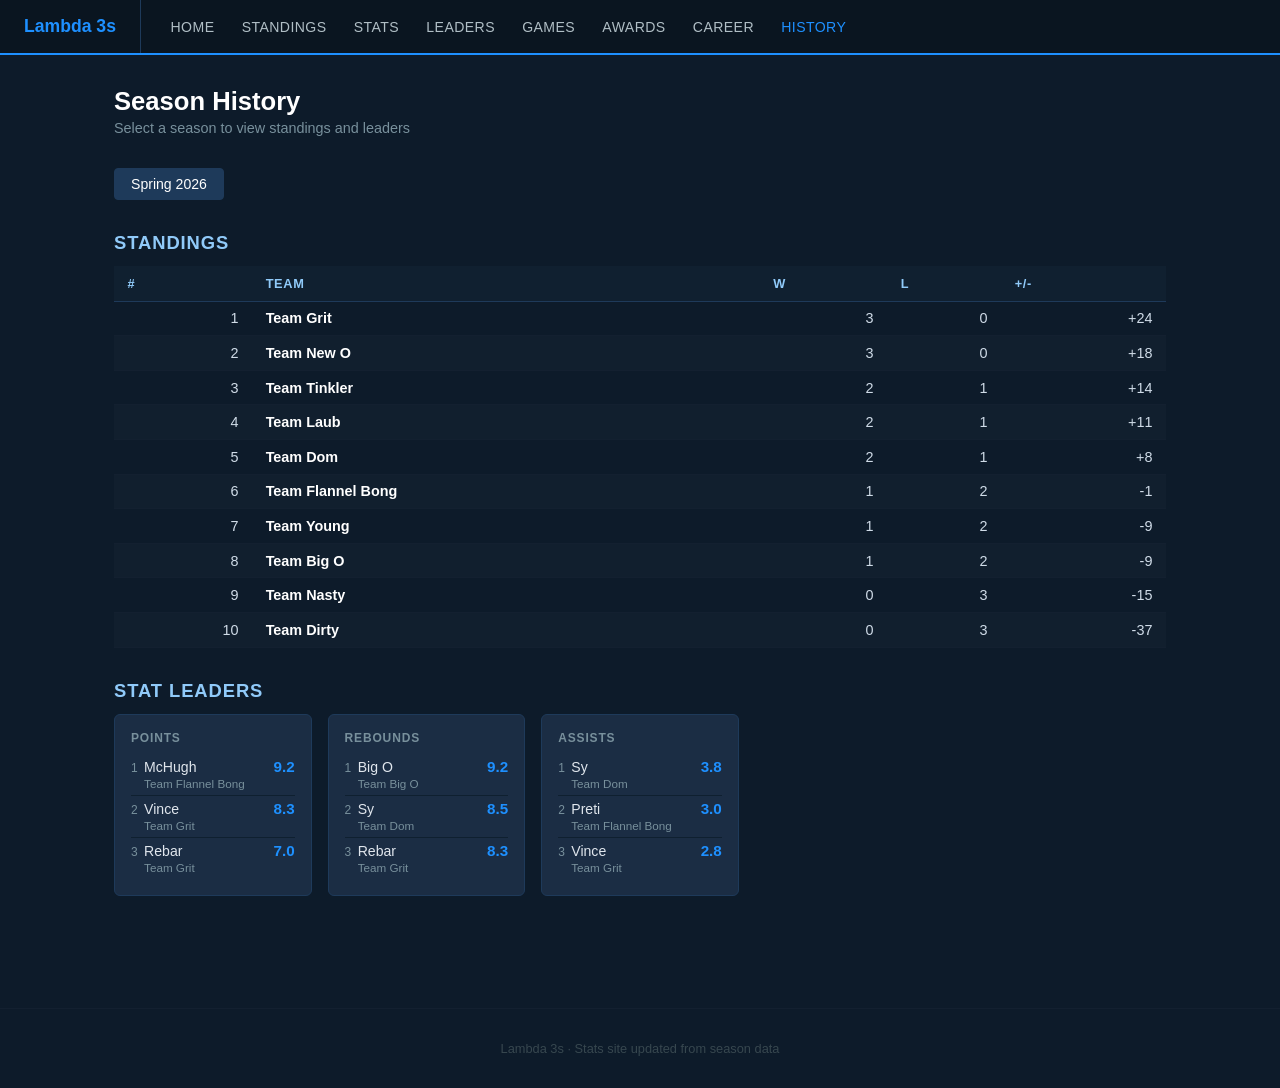
<file: docs/history.html>
<!DOCTYPE html>
<html lang="en">
<head>
  <meta charset="UTF-8">
  <meta name="viewport" content="width=device-width, initial-scale=1.0">
  <title>History — Lambda 3s</title>
  <link rel="stylesheet" href="assets/style.css">
</head>
<body>
<nav>
  <span class="league-name">Lambda 3s</span>
  <a href="index.html" class="">Home</a>
  <a href="standings.html" class="">Standings</a>
  <a href="stats.html" class="">Stats</a>
  <a href="leaders.html" class="">Leaders</a>
  <a href="games.html" class="">Games</a>
  <a href="awards.html" class="">Awards</a>
  <a href="career.html" class="">Career</a>
  <a href="history.html" class="active">History</a>
</nav>
<div class="page">

<h1>Season History</h1>
<p class="subtitle">Select a season to view standings and leaders</p>
<div class="season-tabs"><button class="season-tab active" data-target="s-spring-2026">Spring 2026</button>
</div>

<div class="season-section visible" id="s-spring-2026">
  <h2>Standings</h2>
  <div class="table-wrap">
    <table>
      <thead><tr><th>#</th><th>Team</th><th>W</th><th>L</th><th>+/-</th></tr></thead>
      <tbody><tr><td class="num">1</td><td class="highlight">Team Grit</td><td class="num">3</td><td class="num">0</td><td class="num">+24</td></tr><tr><td class="num">2</td><td class="highlight">Team New O</td><td class="num">3</td><td class="num">0</td><td class="num">+18</td></tr><tr><td class="num">3</td><td class="highlight">Team Tinkler</td><td class="num">2</td><td class="num">1</td><td class="num">+14</td></tr><tr><td class="num">4</td><td class="highlight">Team Laub</td><td class="num">2</td><td class="num">1</td><td class="num">+11</td></tr><tr><td class="num">5</td><td class="highlight">Team Dom</td><td class="num">2</td><td class="num">1</td><td class="num">+8</td></tr><tr><td class="num">6</td><td class="highlight">Team Flannel Bong</td><td class="num">1</td><td class="num">2</td><td class="num">-1</td></tr><tr><td class="num">7</td><td class="highlight">Team Young</td><td class="num">1</td><td class="num">2</td><td class="num">-9</td></tr><tr><td class="num">8</td><td class="highlight">Team Big O</td><td class="num">1</td><td class="num">2</td><td class="num">-9</td></tr><tr><td class="num">9</td><td class="highlight">Team Nasty</td><td class="num">0</td><td class="num">3</td><td class="num">-15</td></tr><tr><td class="num">10</td><td class="highlight">Team Dirty</td><td class="num">0</td><td class="num">3</td><td class="num">-37</td></tr></tbody>
    </table>
  </div>
  <h2>Stat Leaders</h2>
  <div class="leaders-grid"><div class="leader-card"><h3>Points</h3><div class="leader-row"><span class="rank">1</span><span class="name">McHugh<br><span style="font-size:.73rem;color:#78909c">Team Flannel Bong</span></span><span class="val">9.2</span></div><div class="leader-row"><span class="rank">2</span><span class="name">Vince<br><span style="font-size:.73rem;color:#78909c">Team Grit</span></span><span class="val">8.3</span></div><div class="leader-row"><span class="rank">3</span><span class="name">Rebar<br><span style="font-size:.73rem;color:#78909c">Team Grit</span></span><span class="val">7.0</span></div></div><div class="leader-card"><h3>Rebounds</h3><div class="leader-row"><span class="rank">1</span><span class="name">Big O<br><span style="font-size:.73rem;color:#78909c">Team Big O</span></span><span class="val">9.2</span></div><div class="leader-row"><span class="rank">2</span><span class="name">Sy<br><span style="font-size:.73rem;color:#78909c">Team Dom</span></span><span class="val">8.5</span></div><div class="leader-row"><span class="rank">3</span><span class="name">Rebar<br><span style="font-size:.73rem;color:#78909c">Team Grit</span></span><span class="val">8.3</span></div></div><div class="leader-card"><h3>Assists</h3><div class="leader-row"><span class="rank">1</span><span class="name">Sy<br><span style="font-size:.73rem;color:#78909c">Team Dom</span></span><span class="val">3.8</span></div><div class="leader-row"><span class="rank">2</span><span class="name">Preti<br><span style="font-size:.73rem;color:#78909c">Team Flannel Bong</span></span><span class="val">3.0</span></div><div class="leader-row"><span class="rank">3</span><span class="name">Vince<br><span style="font-size:.73rem;color:#78909c">Team Grit</span></span><span class="val">2.8</span></div></div></div>
</div>
</div>
<footer>Lambda 3s &middot; Stats site updated from season data</footer>
<script src="assets/sort.js?v=3"></script>
</body>
</html>
</file>
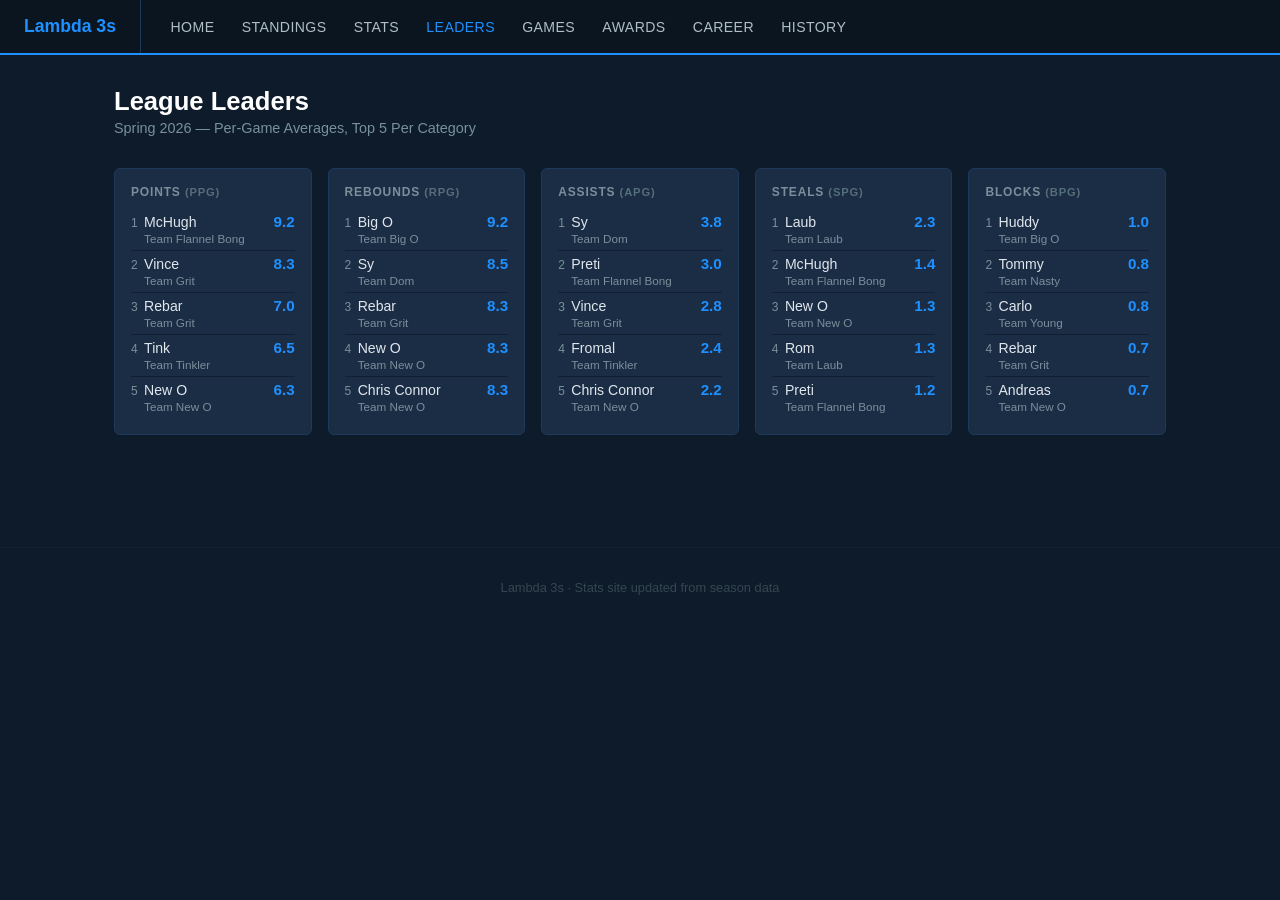
<file: docs/leaders.html>
<!DOCTYPE html>
<html lang="en">
<head>
  <meta charset="UTF-8">
  <meta name="viewport" content="width=device-width, initial-scale=1.0">
  <title>Leaders — Lambda 3s</title>
  <link rel="stylesheet" href="assets/style.css">
</head>
<body>
<nav>
  <span class="league-name">Lambda 3s</span>
  <a href="index.html" class="">Home</a>
  <a href="standings.html" class="">Standings</a>
  <a href="stats.html" class="">Stats</a>
  <a href="leaders.html" class="active">Leaders</a>
  <a href="games.html" class="">Games</a>
  <a href="awards.html" class="">Awards</a>
  <a href="career.html" class="">Career</a>
  <a href="history.html" class="">History</a>
</nav>
<div class="page">

<h1>League Leaders</h1>
<p class="subtitle">Spring 2026 — Per-Game Averages, Top 5 Per Category</p>
<div class="leaders-grid"><div class="leader-card"><h3>Points <span style="color:#546e7a;font-size:.7rem">(PPG)</span></h3><div class="leader-row"><span class="rank">1</span><span class="name">McHugh<br><span style="font-size:.73rem;color:#78909c">Team Flannel Bong</span></span><span class="val">9.2</span></div><div class="leader-row"><span class="rank">2</span><span class="name">Vince<br><span style="font-size:.73rem;color:#78909c">Team Grit</span></span><span class="val">8.3</span></div><div class="leader-row"><span class="rank">3</span><span class="name">Rebar<br><span style="font-size:.73rem;color:#78909c">Team Grit</span></span><span class="val">7.0</span></div><div class="leader-row"><span class="rank">4</span><span class="name">Tink<br><span style="font-size:.73rem;color:#78909c">Team Tinkler</span></span><span class="val">6.5</span></div><div class="leader-row"><span class="rank">5</span><span class="name">New O<br><span style="font-size:.73rem;color:#78909c">Team New O</span></span><span class="val">6.3</span></div></div><div class="leader-card"><h3>Rebounds <span style="color:#546e7a;font-size:.7rem">(RPG)</span></h3><div class="leader-row"><span class="rank">1</span><span class="name">Big O<br><span style="font-size:.73rem;color:#78909c">Team Big O</span></span><span class="val">9.2</span></div><div class="leader-row"><span class="rank">2</span><span class="name">Sy<br><span style="font-size:.73rem;color:#78909c">Team Dom</span></span><span class="val">8.5</span></div><div class="leader-row"><span class="rank">3</span><span class="name">Rebar<br><span style="font-size:.73rem;color:#78909c">Team Grit</span></span><span class="val">8.3</span></div><div class="leader-row"><span class="rank">4</span><span class="name">New O<br><span style="font-size:.73rem;color:#78909c">Team New O</span></span><span class="val">8.3</span></div><div class="leader-row"><span class="rank">5</span><span class="name">Chris Connor<br><span style="font-size:.73rem;color:#78909c">Team New O</span></span><span class="val">8.3</span></div></div><div class="leader-card"><h3>Assists <span style="color:#546e7a;font-size:.7rem">(APG)</span></h3><div class="leader-row"><span class="rank">1</span><span class="name">Sy<br><span style="font-size:.73rem;color:#78909c">Team Dom</span></span><span class="val">3.8</span></div><div class="leader-row"><span class="rank">2</span><span class="name">Preti<br><span style="font-size:.73rem;color:#78909c">Team Flannel Bong</span></span><span class="val">3.0</span></div><div class="leader-row"><span class="rank">3</span><span class="name">Vince<br><span style="font-size:.73rem;color:#78909c">Team Grit</span></span><span class="val">2.8</span></div><div class="leader-row"><span class="rank">4</span><span class="name">Fromal<br><span style="font-size:.73rem;color:#78909c">Team Tinkler</span></span><span class="val">2.4</span></div><div class="leader-row"><span class="rank">5</span><span class="name">Chris Connor<br><span style="font-size:.73rem;color:#78909c">Team New O</span></span><span class="val">2.2</span></div></div><div class="leader-card"><h3>Steals <span style="color:#546e7a;font-size:.7rem">(SPG)</span></h3><div class="leader-row"><span class="rank">1</span><span class="name">Laub<br><span style="font-size:.73rem;color:#78909c">Team Laub</span></span><span class="val">2.3</span></div><div class="leader-row"><span class="rank">2</span><span class="name">McHugh<br><span style="font-size:.73rem;color:#78909c">Team Flannel Bong</span></span><span class="val">1.4</span></div><div class="leader-row"><span class="rank">3</span><span class="name">New O<br><span style="font-size:.73rem;color:#78909c">Team New O</span></span><span class="val">1.3</span></div><div class="leader-row"><span class="rank">4</span><span class="name">Rom<br><span style="font-size:.73rem;color:#78909c">Team Laub</span></span><span class="val">1.3</span></div><div class="leader-row"><span class="rank">5</span><span class="name">Preti<br><span style="font-size:.73rem;color:#78909c">Team Flannel Bong</span></span><span class="val">1.2</span></div></div><div class="leader-card"><h3>Blocks <span style="color:#546e7a;font-size:.7rem">(BPG)</span></h3><div class="leader-row"><span class="rank">1</span><span class="name">Huddy<br><span style="font-size:.73rem;color:#78909c">Team Big O</span></span><span class="val">1.0</span></div><div class="leader-row"><span class="rank">2</span><span class="name">Tommy<br><span style="font-size:.73rem;color:#78909c">Team Nasty</span></span><span class="val">0.8</span></div><div class="leader-row"><span class="rank">3</span><span class="name">Carlo<br><span style="font-size:.73rem;color:#78909c">Team Young</span></span><span class="val">0.8</span></div><div class="leader-row"><span class="rank">4</span><span class="name">Rebar<br><span style="font-size:.73rem;color:#78909c">Team Grit</span></span><span class="val">0.7</span></div><div class="leader-row"><span class="rank">5</span><span class="name">Andreas<br><span style="font-size:.73rem;color:#78909c">Team New O</span></span><span class="val">0.7</span></div></div></div>
</div>
<footer>Lambda 3s &middot; Stats site updated from season data</footer>
<script src="assets/sort.js?v=3"></script>
</body>
</html>
</file>
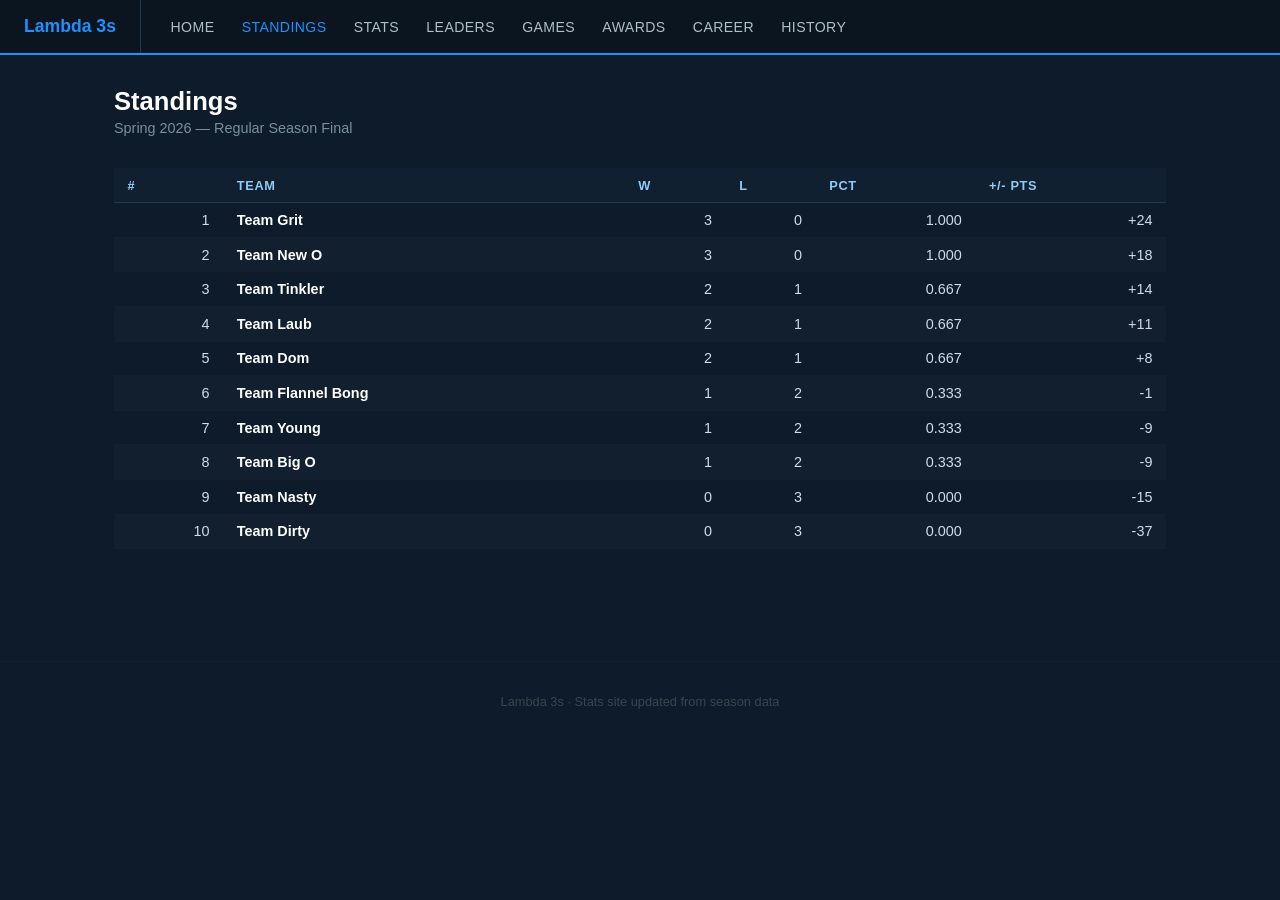
<file: docs/standings.html>
<!DOCTYPE html>
<html lang="en">
<head>
  <meta charset="UTF-8">
  <meta name="viewport" content="width=device-width, initial-scale=1.0">
  <title>Standings — Lambda 3s</title>
  <link rel="stylesheet" href="assets/style.css">
</head>
<body>
<nav>
  <span class="league-name">Lambda 3s</span>
  <a href="index.html" class="">Home</a>
  <a href="standings.html" class="active">Standings</a>
  <a href="stats.html" class="">Stats</a>
  <a href="leaders.html" class="">Leaders</a>
  <a href="games.html" class="">Games</a>
  <a href="awards.html" class="">Awards</a>
  <a href="career.html" class="">Career</a>
  <a href="history.html" class="">History</a>
</nav>
<div class="page">

<h1>Standings</h1>
<p class="subtitle">Spring 2026 — Regular Season Final</p>
<div class="table-wrap">
  <table>
    <thead><tr><th>#</th><th>Team</th><th>W</th><th>L</th><th>PCT</th><th>+/- Pts</th></tr></thead>
    <tbody><tr><td class="num">1</td><td class="highlight">Team Grit</td><td class="num">3</td><td class="num">0</td><td class="num">1.000</td><td class="num">+24</td></tr><tr><td class="num">2</td><td class="highlight">Team New O</td><td class="num">3</td><td class="num">0</td><td class="num">1.000</td><td class="num">+18</td></tr><tr><td class="num">3</td><td class="highlight">Team Tinkler</td><td class="num">2</td><td class="num">1</td><td class="num">0.667</td><td class="num">+14</td></tr><tr><td class="num">4</td><td class="highlight">Team Laub</td><td class="num">2</td><td class="num">1</td><td class="num">0.667</td><td class="num">+11</td></tr><tr><td class="num">5</td><td class="highlight">Team Dom</td><td class="num">2</td><td class="num">1</td><td class="num">0.667</td><td class="num">+8</td></tr><tr><td class="num">6</td><td class="highlight">Team Flannel Bong</td><td class="num">1</td><td class="num">2</td><td class="num">0.333</td><td class="num">-1</td></tr><tr><td class="num">7</td><td class="highlight">Team Young</td><td class="num">1</td><td class="num">2</td><td class="num">0.333</td><td class="num">-9</td></tr><tr><td class="num">8</td><td class="highlight">Team Big O</td><td class="num">1</td><td class="num">2</td><td class="num">0.333</td><td class="num">-9</td></tr><tr><td class="num">9</td><td class="highlight">Team Nasty</td><td class="num">0</td><td class="num">3</td><td class="num">0.000</td><td class="num">-15</td></tr><tr><td class="num">10</td><td class="highlight">Team Dirty</td><td class="num">0</td><td class="num">3</td><td class="num">0.000</td><td class="num">-37</td></tr></tbody>
  </table>
</div>
</div>
<footer>Lambda 3s &middot; Stats site updated from season data</footer>
<script src="assets/sort.js?v=3"></script>
</body>
</html>
</file>
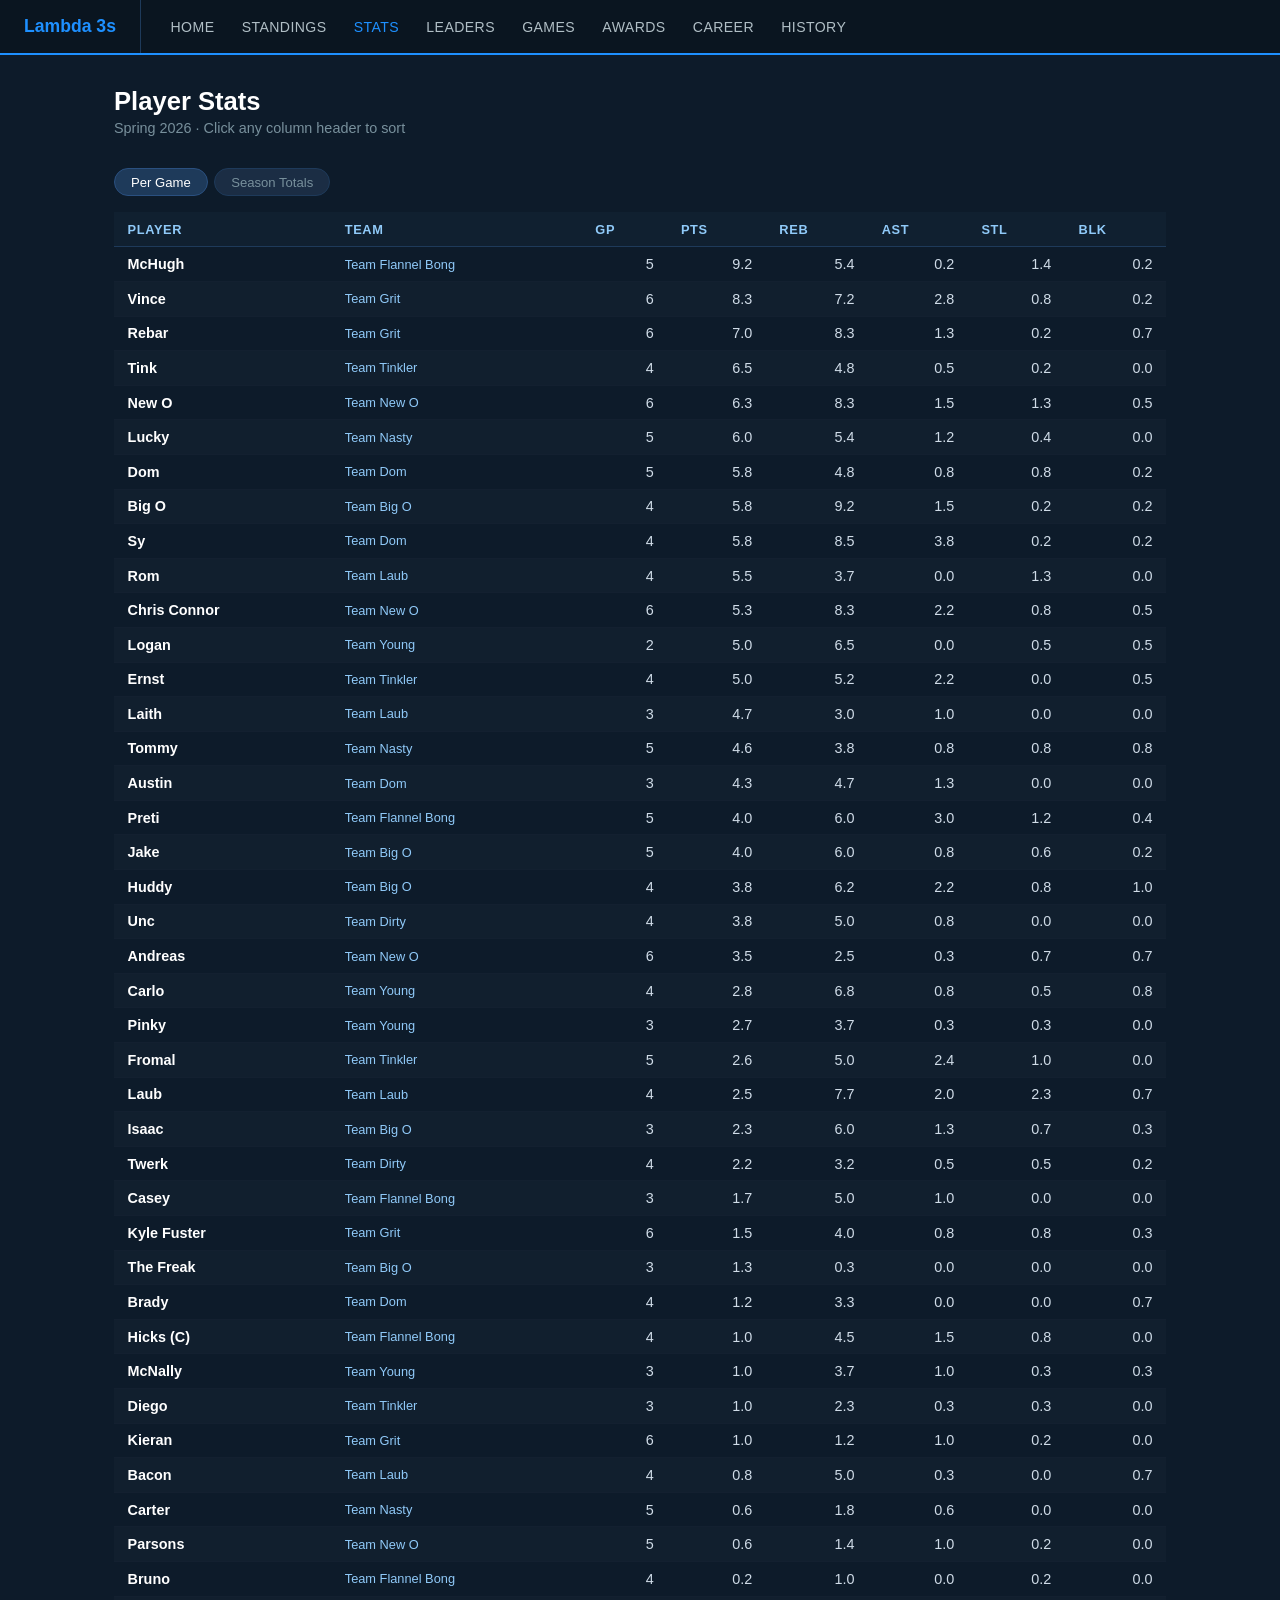
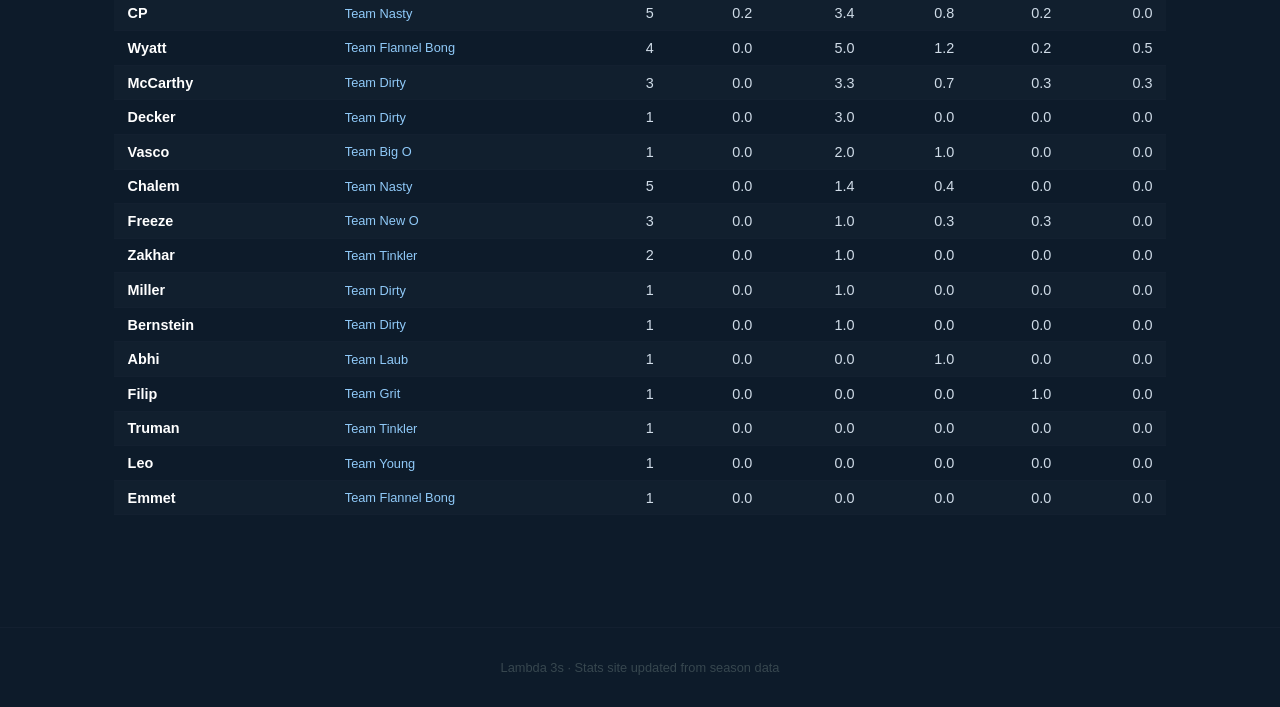
<file: docs/stats.html>
<!DOCTYPE html>
<html lang="en">
<head>
  <meta charset="UTF-8">
  <meta name="viewport" content="width=device-width, initial-scale=1.0">
  <title>Player Stats — Lambda 3s</title>
  <link rel="stylesheet" href="assets/style.css">
</head>
<body>
<nav>
  <span class="league-name">Lambda 3s</span>
  <a href="index.html" class="">Home</a>
  <a href="standings.html" class="">Standings</a>
  <a href="stats.html" class="active">Stats</a>
  <a href="leaders.html" class="">Leaders</a>
  <a href="games.html" class="">Games</a>
  <a href="awards.html" class="">Awards</a>
  <a href="career.html" class="">Career</a>
  <a href="history.html" class="">History</a>
</nav>
<div class="page">

<h1>Player Stats</h1>
<p class="subtitle">Spring 2026 &middot; Click any column header to sort</p>
<div class="view-toggle">
  <button class="vtog active" data-view-show="avg-view">Per Game</button>
  <button class="vtog" data-view-show="tot-view">Season Totals</button>
</div>
<div id="avg-view"><div class="table-wrap"><table class="sortable"><thead><tr><th>Player</th><th>Team</th><th>GP</th><th>PTS</th><th>REB</th><th>AST</th><th>STL</th><th>BLK</th></tr></thead><tbody><tr><td class="highlight">McHugh</td><td class="team-tag">Team Flannel Bong</td><td class="num">5</td><td class="num">9.2</td><td class="num">5.4</td><td class="num">0.2</td><td class="num">1.4</td><td class="num">0.2</td></tr><tr><td class="highlight">Vince</td><td class="team-tag">Team Grit</td><td class="num">6</td><td class="num">8.3</td><td class="num">7.2</td><td class="num">2.8</td><td class="num">0.8</td><td class="num">0.2</td></tr><tr><td class="highlight">Rebar</td><td class="team-tag">Team Grit</td><td class="num">6</td><td class="num">7.0</td><td class="num">8.3</td><td class="num">1.3</td><td class="num">0.2</td><td class="num">0.7</td></tr><tr><td class="highlight">Tink</td><td class="team-tag">Team Tinkler</td><td class="num">4</td><td class="num">6.5</td><td class="num">4.8</td><td class="num">0.5</td><td class="num">0.2</td><td class="num">0.0</td></tr><tr><td class="highlight">New O</td><td class="team-tag">Team New O</td><td class="num">6</td><td class="num">6.3</td><td class="num">8.3</td><td class="num">1.5</td><td class="num">1.3</td><td class="num">0.5</td></tr><tr><td class="highlight">Lucky</td><td class="team-tag">Team Nasty</td><td class="num">5</td><td class="num">6.0</td><td class="num">5.4</td><td class="num">1.2</td><td class="num">0.4</td><td class="num">0.0</td></tr><tr><td class="highlight">Dom</td><td class="team-tag">Team Dom</td><td class="num">5</td><td class="num">5.8</td><td class="num">4.8</td><td class="num">0.8</td><td class="num">0.8</td><td class="num">0.2</td></tr><tr><td class="highlight">Big O</td><td class="team-tag">Team Big O</td><td class="num">4</td><td class="num">5.8</td><td class="num">9.2</td><td class="num">1.5</td><td class="num">0.2</td><td class="num">0.2</td></tr><tr><td class="highlight">Sy</td><td class="team-tag">Team Dom</td><td class="num">4</td><td class="num">5.8</td><td class="num">8.5</td><td class="num">3.8</td><td class="num">0.2</td><td class="num">0.2</td></tr><tr><td class="highlight">Rom</td><td class="team-tag">Team Laub</td><td class="num">4</td><td class="num">5.5</td><td class="num">3.7</td><td class="num">0.0</td><td class="num">1.3</td><td class="num">0.0</td></tr><tr><td class="highlight">Chris Connor</td><td class="team-tag">Team New O</td><td class="num">6</td><td class="num">5.3</td><td class="num">8.3</td><td class="num">2.2</td><td class="num">0.8</td><td class="num">0.5</td></tr><tr><td class="highlight">Logan</td><td class="team-tag">Team Young</td><td class="num">2</td><td class="num">5.0</td><td class="num">6.5</td><td class="num">0.0</td><td class="num">0.5</td><td class="num">0.5</td></tr><tr><td class="highlight">Ernst</td><td class="team-tag">Team Tinkler</td><td class="num">4</td><td class="num">5.0</td><td class="num">5.2</td><td class="num">2.2</td><td class="num">0.0</td><td class="num">0.5</td></tr><tr><td class="highlight">Laith</td><td class="team-tag">Team Laub</td><td class="num">3</td><td class="num">4.7</td><td class="num">3.0</td><td class="num">1.0</td><td class="num">0.0</td><td class="num">0.0</td></tr><tr><td class="highlight">Tommy</td><td class="team-tag">Team Nasty</td><td class="num">5</td><td class="num">4.6</td><td class="num">3.8</td><td class="num">0.8</td><td class="num">0.8</td><td class="num">0.8</td></tr><tr><td class="highlight">Austin</td><td class="team-tag">Team Dom</td><td class="num">3</td><td class="num">4.3</td><td class="num">4.7</td><td class="num">1.3</td><td class="num">0.0</td><td class="num">0.0</td></tr><tr><td class="highlight">Preti</td><td class="team-tag">Team Flannel Bong</td><td class="num">5</td><td class="num">4.0</td><td class="num">6.0</td><td class="num">3.0</td><td class="num">1.2</td><td class="num">0.4</td></tr><tr><td class="highlight">Jake</td><td class="team-tag">Team Big O</td><td class="num">5</td><td class="num">4.0</td><td class="num">6.0</td><td class="num">0.8</td><td class="num">0.6</td><td class="num">0.2</td></tr><tr><td class="highlight">Huddy</td><td class="team-tag">Team Big O</td><td class="num">4</td><td class="num">3.8</td><td class="num">6.2</td><td class="num">2.2</td><td class="num">0.8</td><td class="num">1.0</td></tr><tr><td class="highlight">Unc</td><td class="team-tag">Team Dirty</td><td class="num">4</td><td class="num">3.8</td><td class="num">5.0</td><td class="num">0.8</td><td class="num">0.0</td><td class="num">0.0</td></tr><tr><td class="highlight">Andreas</td><td class="team-tag">Team New O</td><td class="num">6</td><td class="num">3.5</td><td class="num">2.5</td><td class="num">0.3</td><td class="num">0.7</td><td class="num">0.7</td></tr><tr><td class="highlight">Carlo</td><td class="team-tag">Team Young</td><td class="num">4</td><td class="num">2.8</td><td class="num">6.8</td><td class="num">0.8</td><td class="num">0.5</td><td class="num">0.8</td></tr><tr><td class="highlight">Pinky</td><td class="team-tag">Team Young</td><td class="num">3</td><td class="num">2.7</td><td class="num">3.7</td><td class="num">0.3</td><td class="num">0.3</td><td class="num">0.0</td></tr><tr><td class="highlight">Fromal</td><td class="team-tag">Team Tinkler</td><td class="num">5</td><td class="num">2.6</td><td class="num">5.0</td><td class="num">2.4</td><td class="num">1.0</td><td class="num">0.0</td></tr><tr><td class="highlight">Laub</td><td class="team-tag">Team Laub</td><td class="num">4</td><td class="num">2.5</td><td class="num">7.7</td><td class="num">2.0</td><td class="num">2.3</td><td class="num">0.7</td></tr><tr><td class="highlight">Isaac</td><td class="team-tag">Team Big O</td><td class="num">3</td><td class="num">2.3</td><td class="num">6.0</td><td class="num">1.3</td><td class="num">0.7</td><td class="num">0.3</td></tr><tr><td class="highlight">Twerk</td><td class="team-tag">Team Dirty</td><td class="num">4</td><td class="num">2.2</td><td class="num">3.2</td><td class="num">0.5</td><td class="num">0.5</td><td class="num">0.2</td></tr><tr><td class="highlight">Casey</td><td class="team-tag">Team Flannel Bong</td><td class="num">3</td><td class="num">1.7</td><td class="num">5.0</td><td class="num">1.0</td><td class="num">0.0</td><td class="num">0.0</td></tr><tr><td class="highlight">Kyle Fuster</td><td class="team-tag">Team Grit</td><td class="num">6</td><td class="num">1.5</td><td class="num">4.0</td><td class="num">0.8</td><td class="num">0.8</td><td class="num">0.3</td></tr><tr><td class="highlight">The Freak</td><td class="team-tag">Team Big O</td><td class="num">3</td><td class="num">1.3</td><td class="num">0.3</td><td class="num">0.0</td><td class="num">0.0</td><td class="num">0.0</td></tr><tr><td class="highlight">Brady</td><td class="team-tag">Team Dom</td><td class="num">4</td><td class="num">1.2</td><td class="num">3.3</td><td class="num">0.0</td><td class="num">0.0</td><td class="num">0.7</td></tr><tr><td class="highlight">Hicks (C)</td><td class="team-tag">Team Flannel Bong</td><td class="num">4</td><td class="num">1.0</td><td class="num">4.5</td><td class="num">1.5</td><td class="num">0.8</td><td class="num">0.0</td></tr><tr><td class="highlight">McNally</td><td class="team-tag">Team Young</td><td class="num">3</td><td class="num">1.0</td><td class="num">3.7</td><td class="num">1.0</td><td class="num">0.3</td><td class="num">0.3</td></tr><tr><td class="highlight">Diego</td><td class="team-tag">Team Tinkler</td><td class="num">3</td><td class="num">1.0</td><td class="num">2.3</td><td class="num">0.3</td><td class="num">0.3</td><td class="num">0.0</td></tr><tr><td class="highlight">Kieran</td><td class="team-tag">Team Grit</td><td class="num">6</td><td class="num">1.0</td><td class="num">1.2</td><td class="num">1.0</td><td class="num">0.2</td><td class="num">0.0</td></tr><tr><td class="highlight">Bacon</td><td class="team-tag">Team Laub</td><td class="num">4</td><td class="num">0.8</td><td class="num">5.0</td><td class="num">0.3</td><td class="num">0.0</td><td class="num">0.7</td></tr><tr><td class="highlight">Carter</td><td class="team-tag">Team Nasty</td><td class="num">5</td><td class="num">0.6</td><td class="num">1.8</td><td class="num">0.6</td><td class="num">0.0</td><td class="num">0.0</td></tr><tr><td class="highlight">Parsons</td><td class="team-tag">Team New O</td><td class="num">5</td><td class="num">0.6</td><td class="num">1.4</td><td class="num">1.0</td><td class="num">0.2</td><td class="num">0.0</td></tr><tr><td class="highlight">Bruno</td><td class="team-tag">Team Flannel Bong</td><td class="num">4</td><td class="num">0.2</td><td class="num">1.0</td><td class="num">0.0</td><td class="num">0.2</td><td class="num">0.0</td></tr><tr><td class="highlight">CP</td><td class="team-tag">Team Nasty</td><td class="num">5</td><td class="num">0.2</td><td class="num">3.4</td><td class="num">0.8</td><td class="num">0.2</td><td class="num">0.0</td></tr><tr><td class="highlight">Wyatt</td><td class="team-tag">Team Flannel Bong</td><td class="num">4</td><td class="num">0.0</td><td class="num">5.0</td><td class="num">1.2</td><td class="num">0.2</td><td class="num">0.5</td></tr><tr><td class="highlight">McCarthy</td><td class="team-tag">Team Dirty</td><td class="num">3</td><td class="num">0.0</td><td class="num">3.3</td><td class="num">0.7</td><td class="num">0.3</td><td class="num">0.3</td></tr><tr><td class="highlight">Decker</td><td class="team-tag">Team Dirty</td><td class="num">1</td><td class="num">0.0</td><td class="num">3.0</td><td class="num">0.0</td><td class="num">0.0</td><td class="num">0.0</td></tr><tr><td class="highlight">Vasco</td><td class="team-tag">Team Big O</td><td class="num">1</td><td class="num">0.0</td><td class="num">2.0</td><td class="num">1.0</td><td class="num">0.0</td><td class="num">0.0</td></tr><tr><td class="highlight">Chalem</td><td class="team-tag">Team Nasty</td><td class="num">5</td><td class="num">0.0</td><td class="num">1.4</td><td class="num">0.4</td><td class="num">0.0</td><td class="num">0.0</td></tr><tr><td class="highlight">Freeze</td><td class="team-tag">Team New O</td><td class="num">3</td><td class="num">0.0</td><td class="num">1.0</td><td class="num">0.3</td><td class="num">0.3</td><td class="num">0.0</td></tr><tr><td class="highlight">Zakhar</td><td class="team-tag">Team Tinkler</td><td class="num">2</td><td class="num">0.0</td><td class="num">1.0</td><td class="num">0.0</td><td class="num">0.0</td><td class="num">0.0</td></tr><tr><td class="highlight">Miller</td><td class="team-tag">Team Dirty</td><td class="num">1</td><td class="num">0.0</td><td class="num">1.0</td><td class="num">0.0</td><td class="num">0.0</td><td class="num">0.0</td></tr><tr><td class="highlight">Bernstein</td><td class="team-tag">Team Dirty</td><td class="num">1</td><td class="num">0.0</td><td class="num">1.0</td><td class="num">0.0</td><td class="num">0.0</td><td class="num">0.0</td></tr><tr><td class="highlight">Abhi</td><td class="team-tag">Team Laub</td><td class="num">1</td><td class="num">0.0</td><td class="num">0.0</td><td class="num">1.0</td><td class="num">0.0</td><td class="num">0.0</td></tr><tr><td class="highlight">Filip</td><td class="team-tag">Team Grit</td><td class="num">1</td><td class="num">0.0</td><td class="num">0.0</td><td class="num">0.0</td><td class="num">1.0</td><td class="num">0.0</td></tr><tr><td class="highlight">Truman</td><td class="team-tag">Team Tinkler</td><td class="num">1</td><td class="num">0.0</td><td class="num">0.0</td><td class="num">0.0</td><td class="num">0.0</td><td class="num">0.0</td></tr><tr><td class="highlight">Leo</td><td class="team-tag">Team Young</td><td class="num">1</td><td class="num">0.0</td><td class="num">0.0</td><td class="num">0.0</td><td class="num">0.0</td><td class="num">0.0</td></tr><tr><td class="highlight">Emmet</td><td class="team-tag">Team Flannel Bong</td><td class="num">1</td><td class="num">0.0</td><td class="num">0.0</td><td class="num">0.0</td><td class="num">0.0</td><td class="num">0.0</td></tr></tbody></table></div></div>
<div id="tot-view" style="display:none"><div class="table-wrap"><table class="sortable"><thead><tr><th>Player</th><th>Team</th><th>GP</th><th>PTS</th><th>REB</th><th>AST</th><th>STL</th><th>BLK</th></tr></thead><tbody><tr><td class="highlight">Vince</td><td class="team-tag">Team Grit</td><td class="num">6</td><td class="num">50</td><td class="num">43</td><td class="num">17</td><td class="num">5</td><td class="num">1</td></tr><tr><td class="highlight">McHugh</td><td class="team-tag">Team Flannel Bong</td><td class="num">5</td><td class="num">46</td><td class="num">27</td><td class="num">1</td><td class="num">7</td><td class="num">1</td></tr><tr><td class="highlight">Rebar</td><td class="team-tag">Team Grit</td><td class="num">6</td><td class="num">42</td><td class="num">50</td><td class="num">8</td><td class="num">1</td><td class="num">4</td></tr><tr><td class="highlight">New O</td><td class="team-tag">Team New O</td><td class="num">6</td><td class="num">38</td><td class="num">50</td><td class="num">9</td><td class="num">8</td><td class="num">3</td></tr><tr><td class="highlight">Chris Connor</td><td class="team-tag">Team New O</td><td class="num">6</td><td class="num">32</td><td class="num">50</td><td class="num">13</td><td class="num">5</td><td class="num">3</td></tr><tr><td class="highlight">Lucky</td><td class="team-tag">Team Nasty</td><td class="num">5</td><td class="num">30</td><td class="num">27</td><td class="num">6</td><td class="num">2</td><td class="num">0</td></tr><tr><td class="highlight">Dom</td><td class="team-tag">Team Dom</td><td class="num">5</td><td class="num">29</td><td class="num">24</td><td class="num">4</td><td class="num">4</td><td class="num">1</td></tr><tr><td class="highlight">Tink</td><td class="team-tag">Team Tinkler</td><td class="num">4</td><td class="num">26</td><td class="num">19</td><td class="num">2</td><td class="num">1</td><td class="num">0</td></tr><tr><td class="highlight">Big O</td><td class="team-tag">Team Big O</td><td class="num">4</td><td class="num">23</td><td class="num">37</td><td class="num">6</td><td class="num">1</td><td class="num">1</td></tr><tr><td class="highlight">Sy</td><td class="team-tag">Team Dom</td><td class="num">4</td><td class="num">23</td><td class="num">34</td><td class="num">15</td><td class="num">1</td><td class="num">1</td></tr><tr><td class="highlight">Tommy</td><td class="team-tag">Team Nasty</td><td class="num">5</td><td class="num">23</td><td class="num">19</td><td class="num">4</td><td class="num">4</td><td class="num">4</td></tr><tr><td class="highlight">Rom</td><td class="team-tag">Team Laub</td><td class="num">4</td><td class="num">22</td><td class="num">15</td><td class="num">0</td><td class="num">5</td><td class="num">0</td></tr><tr><td class="highlight">Andreas</td><td class="team-tag">Team New O</td><td class="num">6</td><td class="num">21</td><td class="num">15</td><td class="num">2</td><td class="num">4</td><td class="num">4</td></tr><tr><td class="highlight">Ernst</td><td class="team-tag">Team Tinkler</td><td class="num">4</td><td class="num">20</td><td class="num">21</td><td class="num">9</td><td class="num">0</td><td class="num">2</td></tr><tr><td class="highlight">Preti</td><td class="team-tag">Team Flannel Bong</td><td class="num">5</td><td class="num">20</td><td class="num">30</td><td class="num">15</td><td class="num">6</td><td class="num">2</td></tr><tr><td class="highlight">Jake</td><td class="team-tag">Team Big O</td><td class="num">5</td><td class="num">20</td><td class="num">30</td><td class="num">4</td><td class="num">3</td><td class="num">1</td></tr><tr><td class="highlight">Huddy</td><td class="team-tag">Team Big O</td><td class="num">4</td><td class="num">15</td><td class="num">25</td><td class="num">9</td><td class="num">3</td><td class="num">4</td></tr><tr><td class="highlight">Unc</td><td class="team-tag">Team Dirty</td><td class="num">4</td><td class="num">15</td><td class="num">20</td><td class="num">3</td><td class="num">0</td><td class="num">0</td></tr><tr><td class="highlight">Laith</td><td class="team-tag">Team Laub</td><td class="num">3</td><td class="num">14</td><td class="num">9</td><td class="num">3</td><td class="num">0</td><td class="num">0</td></tr><tr><td class="highlight">Austin</td><td class="team-tag">Team Dom</td><td class="num">3</td><td class="num">13</td><td class="num">14</td><td class="num">4</td><td class="num">0</td><td class="num">0</td></tr><tr><td class="highlight">Fromal</td><td class="team-tag">Team Tinkler</td><td class="num">5</td><td class="num">13</td><td class="num">25</td><td class="num">12</td><td class="num">5</td><td class="num">0</td></tr><tr><td class="highlight">Carlo</td><td class="team-tag">Team Young</td><td class="num">4</td><td class="num">11</td><td class="num">27</td><td class="num">3</td><td class="num">2</td><td class="num">3</td></tr><tr><td class="highlight">Logan</td><td class="team-tag">Team Young</td><td class="num">2</td><td class="num">10</td><td class="num">13</td><td class="num">0</td><td class="num">1</td><td class="num">1</td></tr><tr><td class="highlight">Laub</td><td class="team-tag">Team Laub</td><td class="num">4</td><td class="num">10</td><td class="num">31</td><td class="num">8</td><td class="num">9</td><td class="num">3</td></tr><tr><td class="highlight">Twerk</td><td class="team-tag">Team Dirty</td><td class="num">4</td><td class="num">9</td><td class="num">13</td><td class="num">2</td><td class="num">2</td><td class="num">1</td></tr><tr><td class="highlight">Kyle Fuster</td><td class="team-tag">Team Grit</td><td class="num">6</td><td class="num">9</td><td class="num">24</td><td class="num">5</td><td class="num">5</td><td class="num">2</td></tr><tr><td class="highlight">Pinky</td><td class="team-tag">Team Young</td><td class="num">3</td><td class="num">8</td><td class="num">11</td><td class="num">1</td><td class="num">1</td><td class="num">0</td></tr><tr><td class="highlight">Isaac</td><td class="team-tag">Team Big O</td><td class="num">3</td><td class="num">7</td><td class="num">18</td><td class="num">4</td><td class="num">2</td><td class="num">1</td></tr><tr><td class="highlight">Kieran</td><td class="team-tag">Team Grit</td><td class="num">6</td><td class="num">6</td><td class="num">7</td><td class="num">6</td><td class="num">1</td><td class="num">0</td></tr><tr><td class="highlight">Casey</td><td class="team-tag">Team Flannel Bong</td><td class="num">3</td><td class="num">5</td><td class="num">15</td><td class="num">3</td><td class="num">0</td><td class="num">0</td></tr><tr><td class="highlight">Brady</td><td class="team-tag">Team Dom</td><td class="num">4</td><td class="num">5</td><td class="num">13</td><td class="num">0</td><td class="num">0</td><td class="num">3</td></tr><tr><td class="highlight">The Freak</td><td class="team-tag">Team Big O</td><td class="num">3</td><td class="num">4</td><td class="num">1</td><td class="num">0</td><td class="num">0</td><td class="num">0</td></tr><tr><td class="highlight">Hicks (C)</td><td class="team-tag">Team Flannel Bong</td><td class="num">4</td><td class="num">4</td><td class="num">18</td><td class="num">6</td><td class="num">3</td><td class="num">0</td></tr><tr><td class="highlight">McNally</td><td class="team-tag">Team Young</td><td class="num">3</td><td class="num">3</td><td class="num">11</td><td class="num">3</td><td class="num">1</td><td class="num">1</td></tr><tr><td class="highlight">Diego</td><td class="team-tag">Team Tinkler</td><td class="num">3</td><td class="num">3</td><td class="num">7</td><td class="num">1</td><td class="num">1</td><td class="num">0</td></tr><tr><td class="highlight">Bacon</td><td class="team-tag">Team Laub</td><td class="num">4</td><td class="num">3</td><td class="num">20</td><td class="num">1</td><td class="num">0</td><td class="num">3</td></tr><tr><td class="highlight">Carter</td><td class="team-tag">Team Nasty</td><td class="num">5</td><td class="num">3</td><td class="num">9</td><td class="num">3</td><td class="num">0</td><td class="num">0</td></tr><tr><td class="highlight">Parsons</td><td class="team-tag">Team New O</td><td class="num">5</td><td class="num">3</td><td class="num">7</td><td class="num">5</td><td class="num">1</td><td class="num">0</td></tr><tr><td class="highlight">Bruno</td><td class="team-tag">Team Flannel Bong</td><td class="num">4</td><td class="num">1</td><td class="num">4</td><td class="num">0</td><td class="num">1</td><td class="num">0</td></tr><tr><td class="highlight">CP</td><td class="team-tag">Team Nasty</td><td class="num">5</td><td class="num">1</td><td class="num">17</td><td class="num">4</td><td class="num">1</td><td class="num">0</td></tr><tr><td class="highlight">Wyatt</td><td class="team-tag">Team Flannel Bong</td><td class="num">4</td><td class="num">0</td><td class="num">20</td><td class="num">5</td><td class="num">1</td><td class="num">2</td></tr><tr><td class="highlight">McCarthy</td><td class="team-tag">Team Dirty</td><td class="num">3</td><td class="num">0</td><td class="num">10</td><td class="num">2</td><td class="num">1</td><td class="num">1</td></tr><tr><td class="highlight">Decker</td><td class="team-tag">Team Dirty</td><td class="num">1</td><td class="num">0</td><td class="num">3</td><td class="num">0</td><td class="num">0</td><td class="num">0</td></tr><tr><td class="highlight">Vasco</td><td class="team-tag">Team Big O</td><td class="num">1</td><td class="num">0</td><td class="num">2</td><td class="num">1</td><td class="num">0</td><td class="num">0</td></tr><tr><td class="highlight">Chalem</td><td class="team-tag">Team Nasty</td><td class="num">5</td><td class="num">0</td><td class="num">7</td><td class="num">2</td><td class="num">0</td><td class="num">0</td></tr><tr><td class="highlight">Freeze</td><td class="team-tag">Team New O</td><td class="num">3</td><td class="num">0</td><td class="num">3</td><td class="num">1</td><td class="num">1</td><td class="num">0</td></tr><tr><td class="highlight">Zakhar</td><td class="team-tag">Team Tinkler</td><td class="num">2</td><td class="num">0</td><td class="num">2</td><td class="num">0</td><td class="num">0</td><td class="num">0</td></tr><tr><td class="highlight">Miller</td><td class="team-tag">Team Dirty</td><td class="num">1</td><td class="num">0</td><td class="num">1</td><td class="num">0</td><td class="num">0</td><td class="num">0</td></tr><tr><td class="highlight">Bernstein</td><td class="team-tag">Team Dirty</td><td class="num">1</td><td class="num">0</td><td class="num">1</td><td class="num">0</td><td class="num">0</td><td class="num">0</td></tr><tr><td class="highlight">Abhi</td><td class="team-tag">Team Laub</td><td class="num">1</td><td class="num">0</td><td class="num">0</td><td class="num">1</td><td class="num">0</td><td class="num">0</td></tr><tr><td class="highlight">Filip</td><td class="team-tag">Team Grit</td><td class="num">1</td><td class="num">0</td><td class="num">0</td><td class="num">0</td><td class="num">1</td><td class="num">0</td></tr><tr><td class="highlight">Truman</td><td class="team-tag">Team Tinkler</td><td class="num">1</td><td class="num">0</td><td class="num">0</td><td class="num">0</td><td class="num">0</td><td class="num">0</td></tr><tr><td class="highlight">Leo</td><td class="team-tag">Team Young</td><td class="num">1</td><td class="num">0</td><td class="num">0</td><td class="num">0</td><td class="num">0</td><td class="num">0</td></tr><tr><td class="highlight">Emmet</td><td class="team-tag">Team Flannel Bong</td><td class="num">1</td><td class="num">0</td><td class="num">0</td><td class="num">0</td><td class="num">0</td><td class="num">0</td></tr></tbody></table></div></div>
</div>
<footer>Lambda 3s &middot; Stats site updated from season data</footer>
<script src="assets/sort.js?v=3"></script>
</body>
</html>
</file>
<file: docs/assets/style.css>
*, *::before, *::after { box-sizing: border-box; margin: 0; padding: 0; }

body {
  font-family: -apple-system, BlinkMacSystemFont, "Segoe UI", Roboto, sans-serif;
  background: #0d1b2a;
  color: #e0e6ed;
  min-height: 100vh;
}

/* ── Nav ── */
nav {
  background: #0a1520;
  border-bottom: 2px solid #1e90ff;
  padding: 0 1.5rem;
  display: flex;
  align-items: center;
  gap: 0;
  flex-wrap: wrap;
}
nav .league-name {
  font-size: 1.1rem;
  font-weight: 700;
  color: #1e90ff;
  padding: 1rem 1.5rem 1rem 0;
  margin-right: 1rem;
  border-right: 1px solid #1e3a5a;
  white-space: nowrap;
}
nav a {
  color: #b0bec5;
  text-decoration: none;
  padding: 1rem 0.85rem;
  font-size: 0.88rem;
  font-weight: 500;
  letter-spacing: 0.03em;
  text-transform: uppercase;
  transition: color 0.15s;
}
nav a:hover, nav a.active { color: #1e90ff; }

/* ── Page layout ── */
.page { max-width: 1100px; margin: 0 auto; padding: 2rem 1.5rem 4rem; }

h1 { font-size: 1.6rem; font-weight: 700; color: #ffffff; margin-bottom: 0.25rem; }
h2 { font-size: 1.15rem; font-weight: 600; color: #90caf9; margin: 2rem 0 0.75rem; text-transform: uppercase; letter-spacing: 0.05em; }
.subtitle { color: #78909c; font-size: 0.9rem; margin-bottom: 2rem; }

/* ── Tables ── */
.table-wrap { overflow-x: auto; }
table { width: 100%; border-collapse: collapse; font-size: 0.9rem; }
thead th {
  background: #102030;
  color: #90caf9;
  padding: 0.6rem 0.85rem;
  text-align: left;
  font-weight: 600;
  font-size: 0.8rem;
  letter-spacing: 0.05em;
  text-transform: uppercase;
  white-space: nowrap;
  border-bottom: 1px solid #1e3a5a;
}
table.sortable thead th { cursor: pointer; user-select: none; }
table.sortable thead th:hover { color: #1e90ff; }
table.sortable thead th.sort-asc::after  { content: " ▲"; font-size: 0.65rem; }
table.sortable thead th.sort-desc::after { content: " ▼"; font-size: 0.65rem; }
tbody tr { border-bottom: 1px solid #132030; }
tbody tr:nth-child(even) { background: #111f2e; }
tbody tr:hover { background: #162840; }
td { padding: 0.55rem 0.85rem; color: #d0dce8; }
td.num { text-align: right; font-variant-numeric: tabular-nums; }
td.highlight { color: #ffffff; font-weight: 600; }
td.winner { color: #4caf87; font-weight: 600; }
td.team-tag {
  color: #90caf9;
  font-size: 0.8rem;
}

/* ── Stat leader cards ── */
.leaders-grid {
  display: grid;
  grid-template-columns: repeat(auto-fill, minmax(190px, 1fr));
  gap: 1rem;
  margin-top: 0.5rem;
}
.leader-card {
  background: #1b2d44;
  border: 1px solid #1e3a5a;
  border-radius: 6px;
  padding: 1rem;
}
.leader-card h3 {
  font-size: 0.75rem;
  text-transform: uppercase;
  letter-spacing: 0.07em;
  color: #78909c;
  margin-bottom: 0.6rem;
}
.leader-card .leader-row {
  display: flex;
  justify-content: space-between;
  align-items: baseline;
  padding: 0.25rem 0;
  border-bottom: 1px solid #0f2030;
  font-size: 0.88rem;
}
.leader-card .leader-row:last-child { border-bottom: none; }
.leader-card .leader-row .rank { color: #78909c; font-size: 0.75rem; margin-right: 0.4rem; }
.leader-card .leader-row .name { color: #e0e6ed; flex: 1; }
.leader-card .leader-row .val  { color: #1e90ff; font-weight: 700; font-size: 0.95rem; }

/* ── Awards ── */
.awards-grid {
  display: grid;
  grid-template-columns: repeat(auto-fill, minmax(280px, 1fr));
  gap: 0.75rem;
  margin-top: 0.5rem;
}
.award-card {
  background: #1b2d44;
  border: 1px solid #1e3a5a;
  border-radius: 6px;
  padding: 0.85rem 1rem;
  display: flex;
  justify-content: space-between;
  align-items: center;
  gap: 0.5rem;
}
.award-card .award-name { font-size: 0.82rem; color: #90caf9; font-weight: 500; }
.award-card .award-winner { font-size: 0.95rem; color: #ffffff; font-weight: 700; text-align: right; }

/* ── Index hero panels ── */
.hero-grid {
  display: grid;
  grid-template-columns: repeat(auto-fill, minmax(300px, 1fr));
  gap: 1.25rem;
  margin-top: 1rem;
}
.hero-panel {
  background: #1b2d44;
  border: 1px solid #1e3a5a;
  border-radius: 8px;
  padding: 1.25rem;
}
.hero-panel h3 {
  font-size: 0.75rem;
  text-transform: uppercase;
  letter-spacing: 0.07em;
  color: #78909c;
  margin-bottom: 0.75rem;
}
.champ-banner {
  background: linear-gradient(135deg, #102030 0%, #0a2040 100%);
  border: 1px solid #1e90ff;
  border-radius: 8px;
  padding: 1.5rem;
  margin-bottom: 1.5rem;
  display: flex;
  align-items: center;
  gap: 1rem;
}
.champ-banner .trophy { font-size: 2.5rem; }
.champ-banner .champ-info h2 { margin: 0 0 0.2rem; font-size: 1.3rem; color: #fff; text-transform: none; letter-spacing: 0; }
.champ-banner .champ-info p  { color: #90caf9; font-size: 0.9rem; }

/* ── History season selector ── */
.season-tabs { display: flex; gap: 0.5rem; flex-wrap: wrap; margin-bottom: 1.5rem; }
.season-tab {
  background: #1b2d44;
  border: 1px solid #1e3a5a;
  border-radius: 4px;
  padding: 0.45rem 1rem;
  cursor: pointer;
  font-size: 0.88rem;
  color: #90caf9;
  transition: background 0.15s;
}
.season-tab:hover, .season-tab.active { background: #1e3a5a; color: #fff; }
.season-section { display: none; }
.season-section.visible { display: block; }

/* ── Round headers in games ── */
.round-header {
  background: #102030;
  color: #90caf9;
  font-size: 0.8rem;
  font-weight: 700;
  text-transform: uppercase;
  letter-spacing: 0.08em;
  padding: 0.45rem 0.85rem;
  border-left: 3px solid #1e90ff;
}

/* ── Box scores ── */
.game-summary-row { cursor: pointer; }
.game-summary-row:hover td { background: #1a3550 !important; }
.game-summary-row.open td { background: #102030; }
.expand-icon {
  font-size: 0.6rem;
  color: #37474f;
  margin-left: 0.4rem;
  vertical-align: middle;
  transition: transform 0.15s;
  display: inline-block;
}
.game-summary-row.open .expand-icon { transform: rotate(180deg); color: #1e90ff; }
.vs-cell { text-align: center; color: #546e7a; }

.box-score-row { display: none; }
.box-score-row td { padding: 0.75rem 0.85rem 1rem; background: #0d1b2a; }

.boxscore-grid {
  display: grid;
  grid-template-columns: 1fr 1fr;
  gap: 1rem;
}
.box-team-hdr {
  font-size: 0.8rem;
  font-weight: 700;
  padding: 0.4rem 0.6rem;
  border-radius: 4px 4px 0 0;
  margin-bottom: 0;
}
.box-team-hdr.winner { background: #0d2a1a; color: #4cdf90; }
.box-team-hdr.highlight { background: #102030; color: #78909c; }

.box-table { width: 100%; border-collapse: collapse; font-size: 0.8rem; }
.box-table thead th {
  background: #0f2030;
  color: #546e7a;
  padding: 0.3rem 0.5rem;
  text-align: left;
  font-size: 0.72rem;
  font-weight: 600;
  text-transform: uppercase;
}
.box-table tbody td { padding: 0.28rem 0.5rem; color: #c0cdd8; border-bottom: 1px solid #0d1f2e; }
.box-table tbody tr:last-child td { border-bottom: none; }
.box-table tbody tr:hover td { background: #111f2e; }
.box-dnp td { color: #3a5060 !important; }

@media (max-width: 600px) {
  .boxscore-grid { grid-template-columns: 1fr; }
}

/* ── View toggle (Per Game / Totals) ── */
.view-toggle {
  display: flex;
  gap: 0.4rem;
  margin-bottom: 1rem;
}
.vtog {
  background: #1b2d44;
  border: 1px solid #1e3a5a;
  border-radius: 20px;
  color: #78909c;
  cursor: pointer;
  font-size: 0.82rem;
  padding: 0.35rem 1rem;
  transition: background 0.15s, color 0.15s;
}
.vtog:hover { color: #e0e6ed; }
.vtog.active { background: #1e3a5a; color: #ffffff; border-color: #2a5080; }

/* ── Playoff bracket ── */
.playoff-bracket {
  display: flex;
  align-items: center;
  gap: 0;
  overflow-x: auto;
  padding-bottom: 0.5rem;
  margin: 0.75rem 0 2rem;
}
.bracket-stage {
  display: flex;
  flex-direction: column;
  align-items: center;
  min-width: 170px;
}
.stage-label {
  font-size: 0.72rem;
  text-transform: uppercase;
  letter-spacing: 0.07em;
  color: #78909c;
  margin-bottom: 0.6rem;
}
.stage-games {
  display: flex;
  flex-direction: column;
  gap: 0.6rem;
  justify-content: space-around;
  width: 100%;
  padding: 0 0.25rem;
}
.bracket-matchup {
  background: #1b2d44;
  border: 1px solid #1e3a5a;
  border-radius: 6px;
  overflow: hidden;
  width: 100%;
}
.b-team {
  display: flex;
  justify-content: space-between;
  align-items: center;
  padding: 0.35rem 0.65rem;
  font-size: 0.8rem;
  border-bottom: 1px solid #0f2030;
  gap: 0.5rem;
}
.b-team:last-child { border-bottom: none; }
.b-team.b-winner { background: #0d2a1a; color: #ffffff; font-weight: 600; }
.b-team.b-loser  { color: #4a6070; }
.b-name { flex: 1; white-space: nowrap; overflow: hidden; text-overflow: ellipsis; }
.b-score { color: #1e90ff; font-weight: 700; font-size: 0.85rem; flex-shrink: 0; }
.b-team.b-winner .b-score { color: #4cdf90; }
.bracket-arrow {
  color: #1e3a5a;
  font-size: 1.4rem;
  padding: 0 0.3rem;
  flex-shrink: 0;
  align-self: center;
  margin-top: 1.2rem;
}

/* ── Footer ── */
footer {
  text-align: center;
  color: #37474f;
  font-size: 0.8rem;
  padding: 2rem;
  border-top: 1px solid #132030;
  margin-top: 3rem;
}

/* ── Responsive ── */
@media (max-width: 600px) {
  nav { padding: 0 0.75rem; }
  nav a { padding: 0.75rem 0.5rem; font-size: 0.78rem; }
  .page { padding: 1.25rem 0.75rem 3rem; }
  .leaders-grid { grid-template-columns: 1fr 1fr; }
}
</file>
